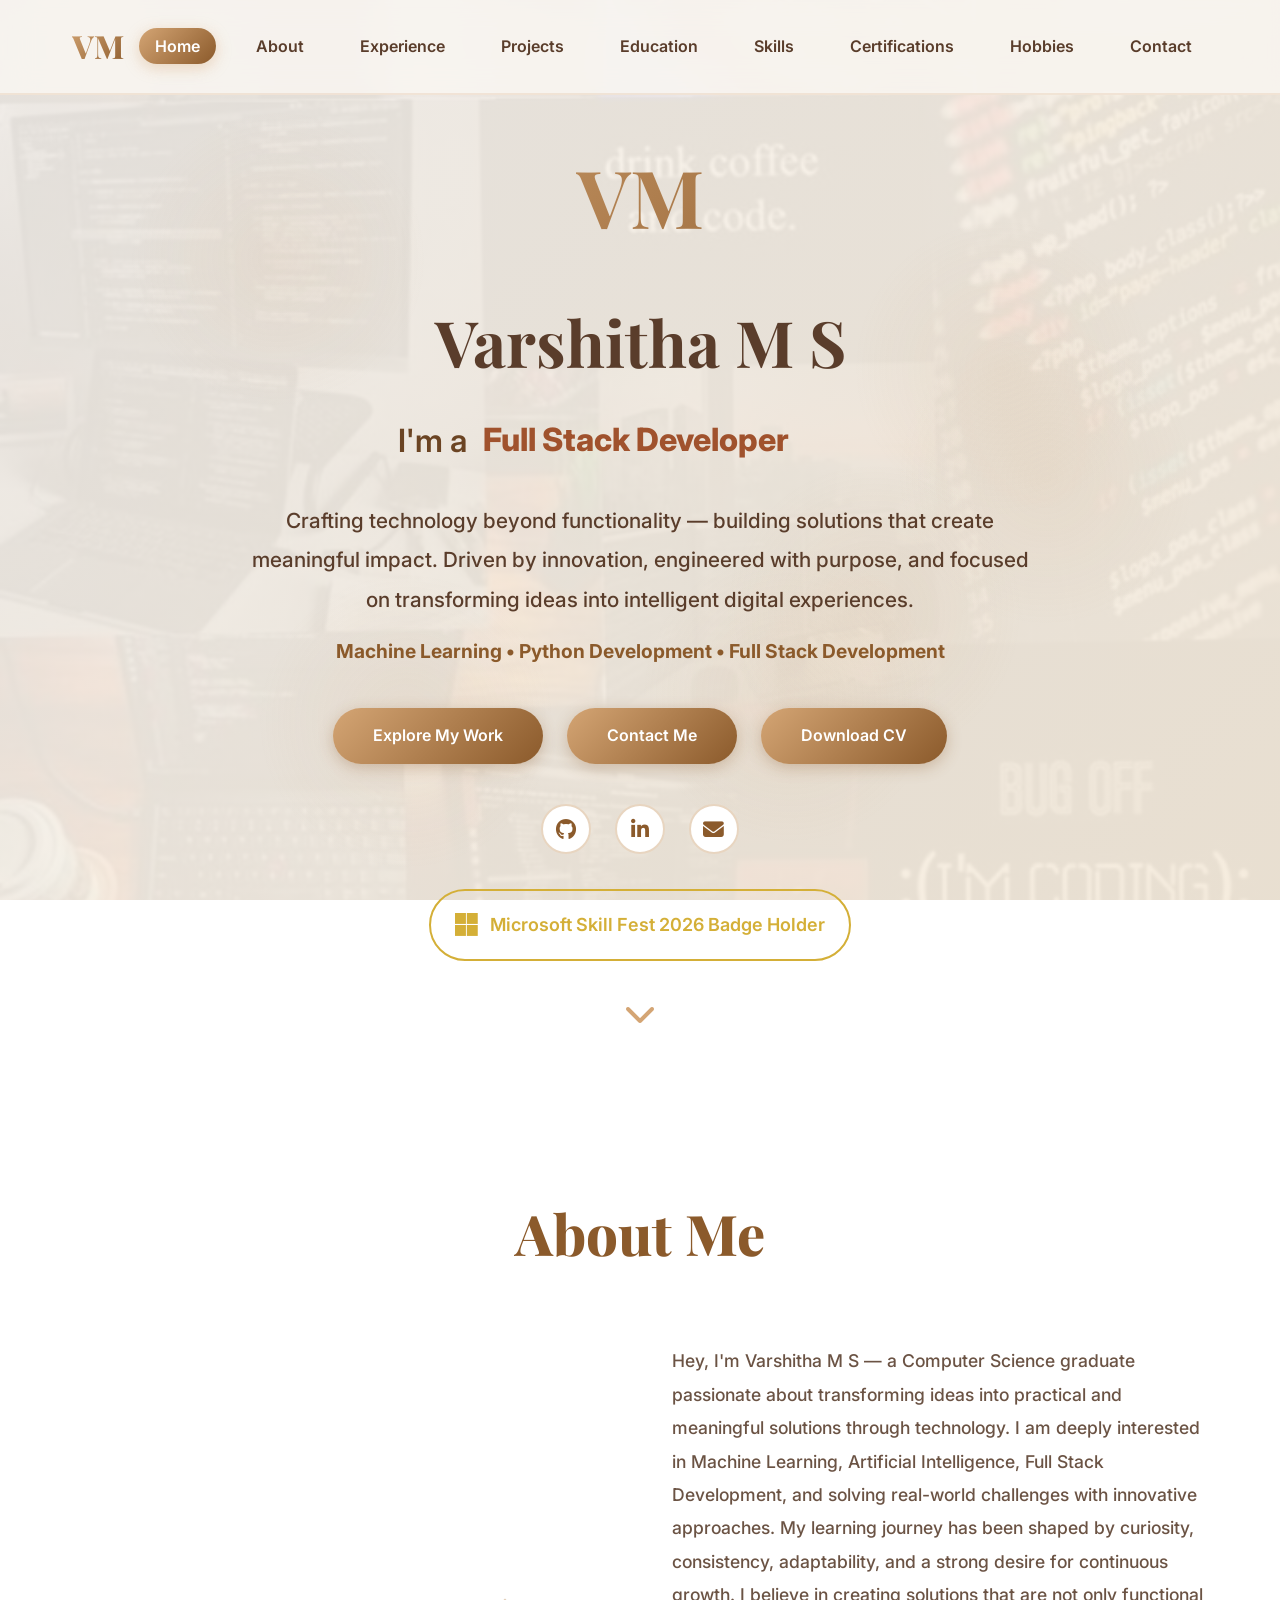
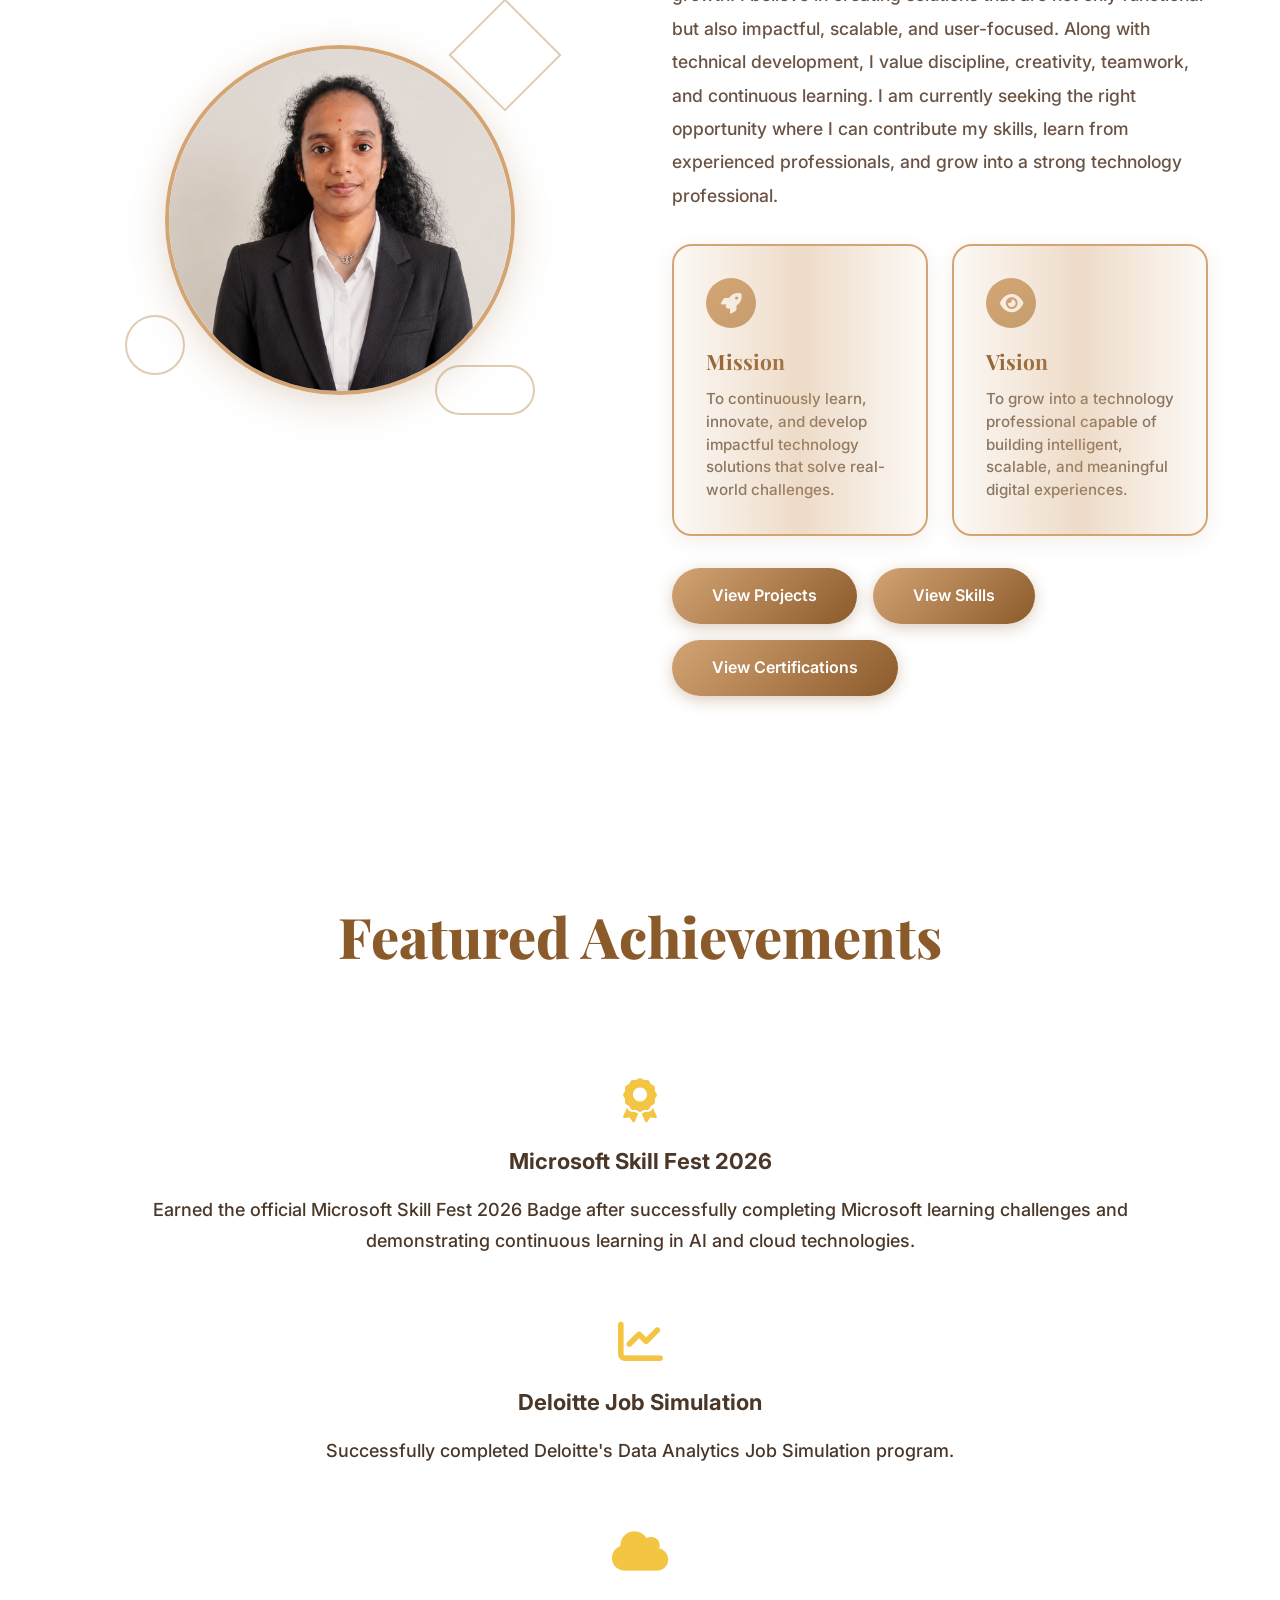
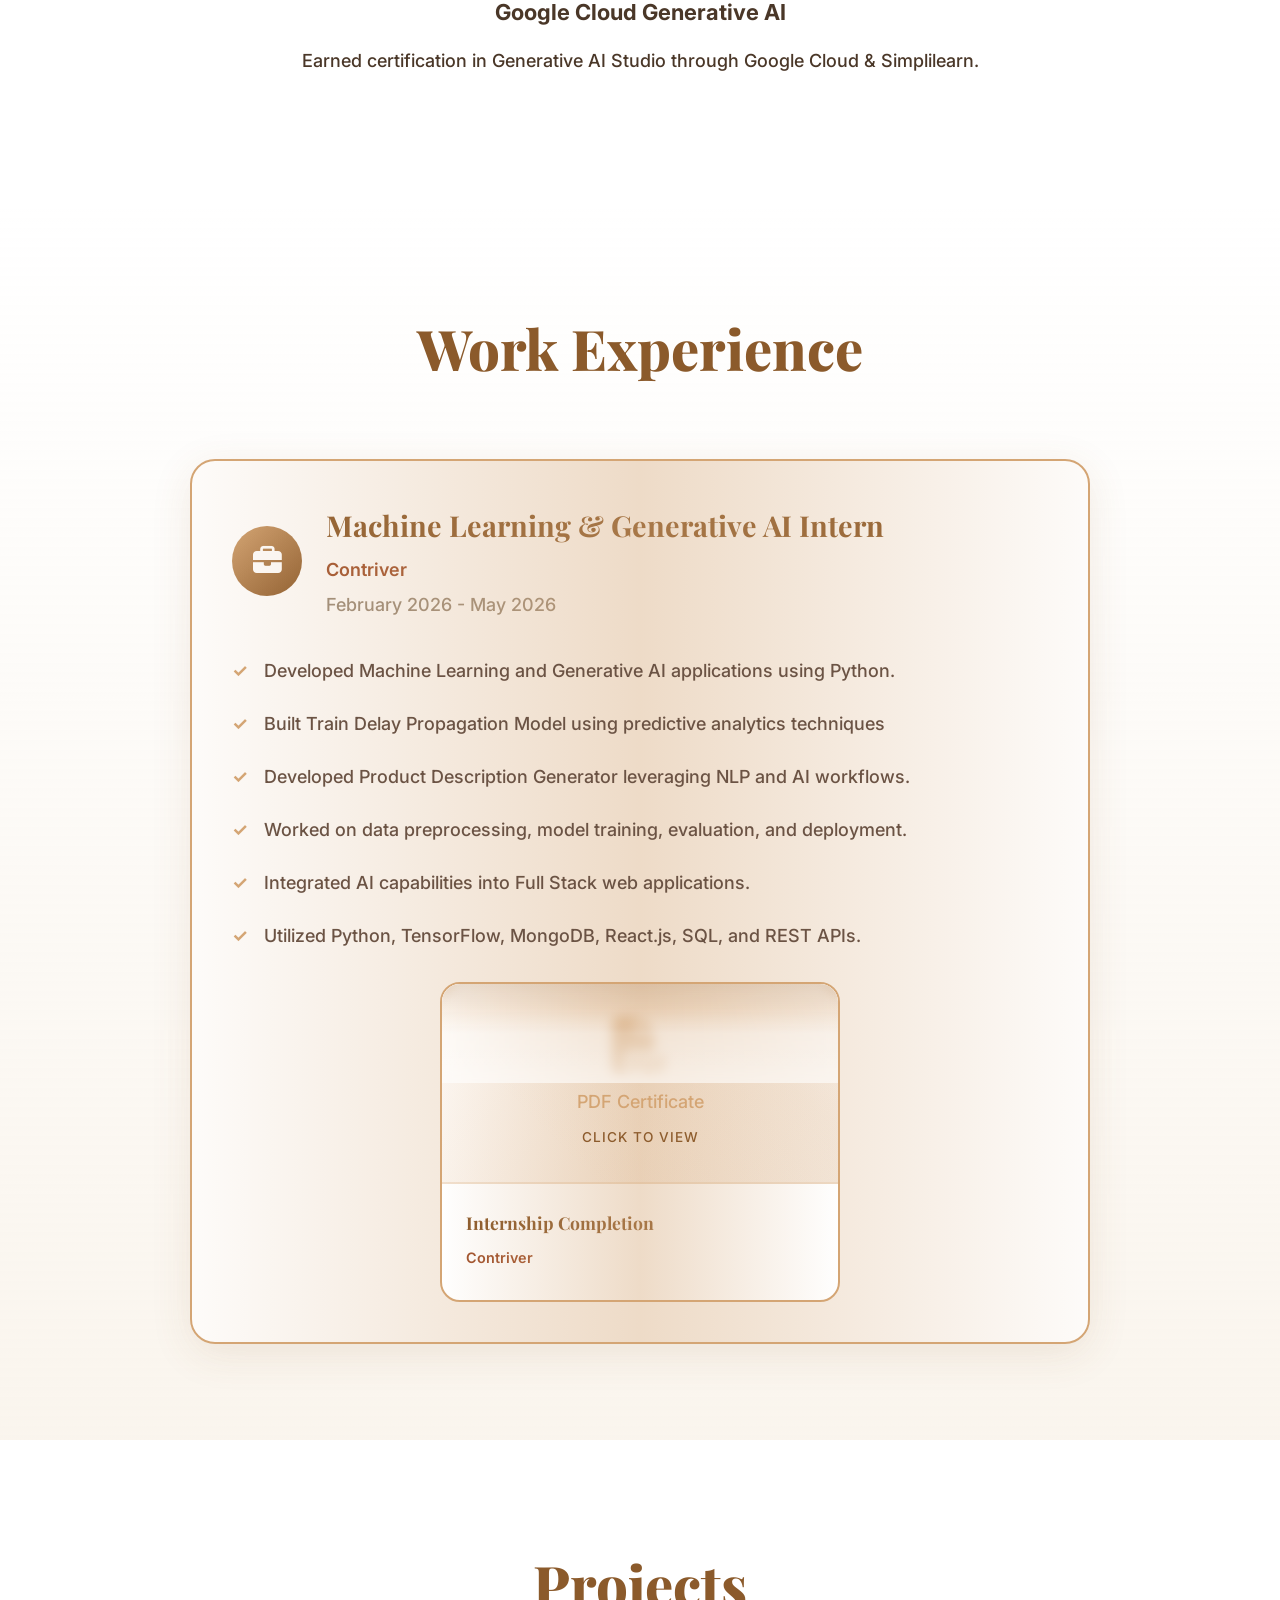
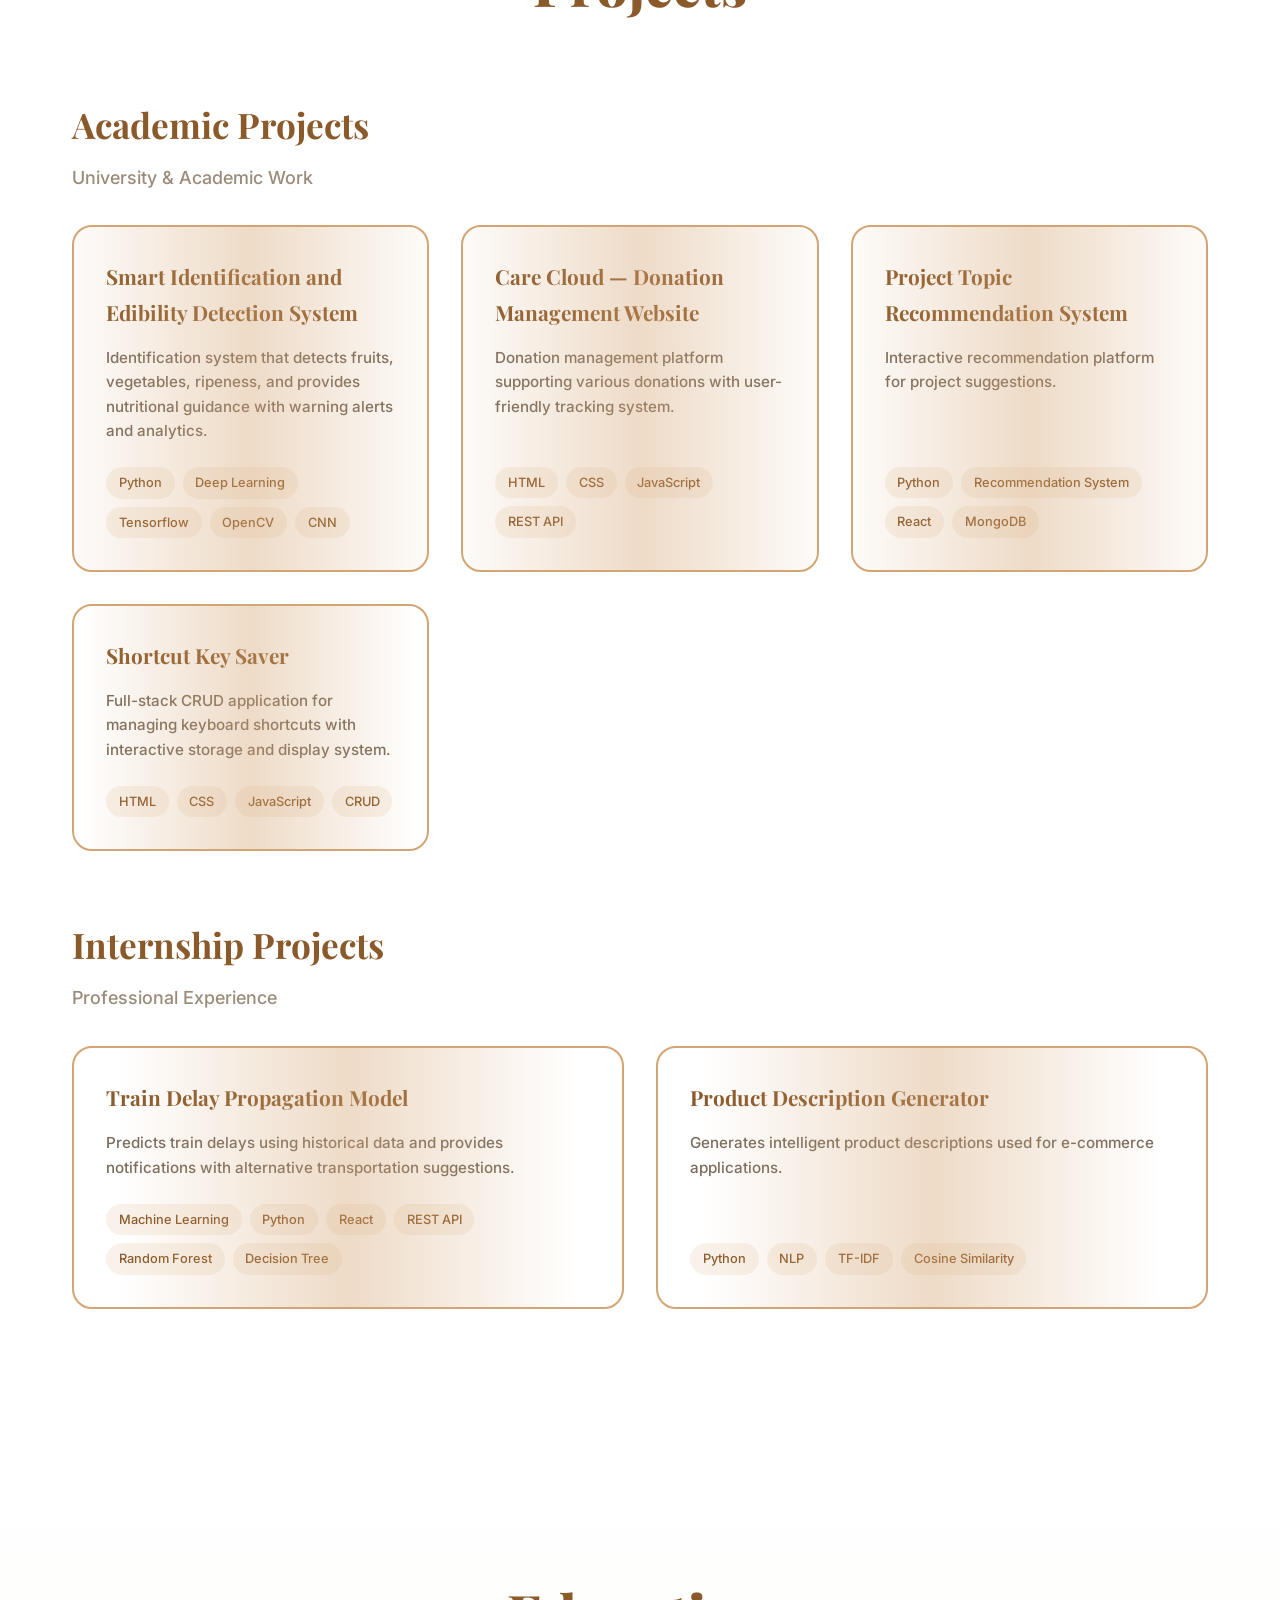
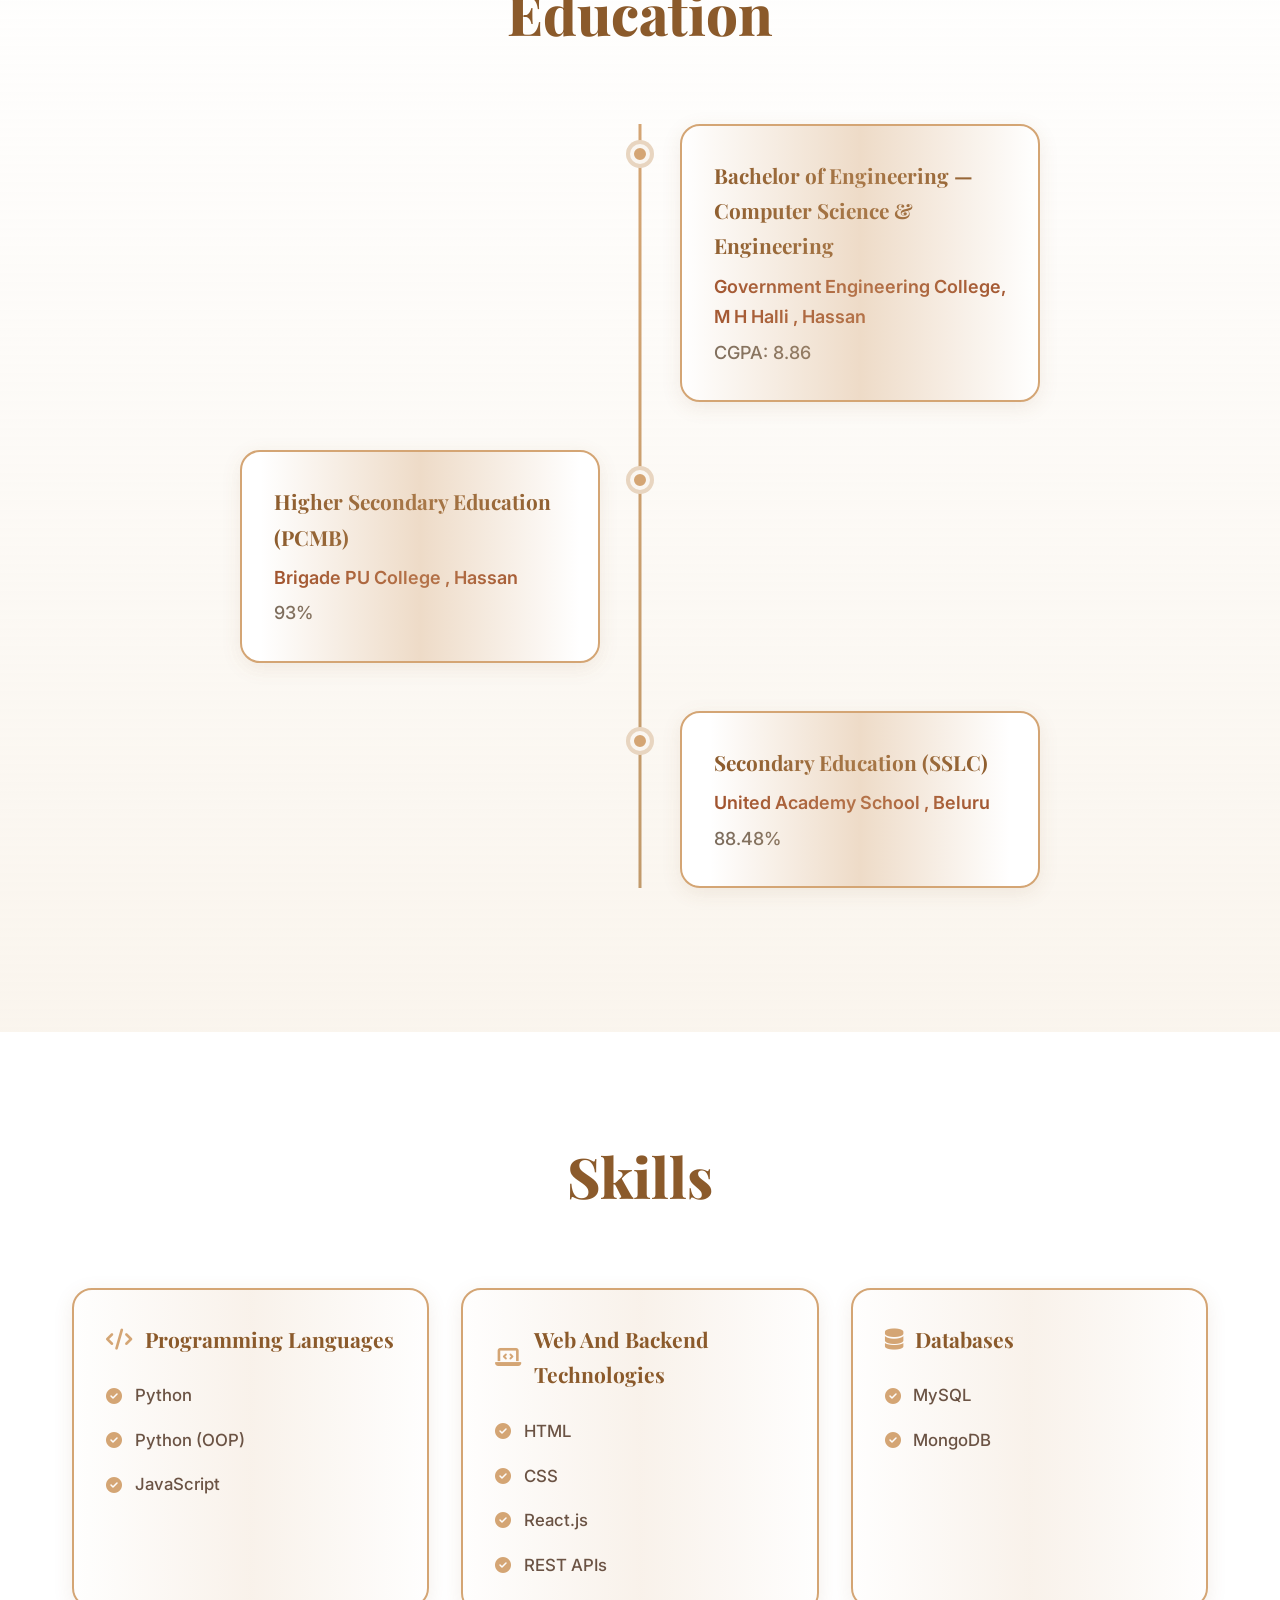
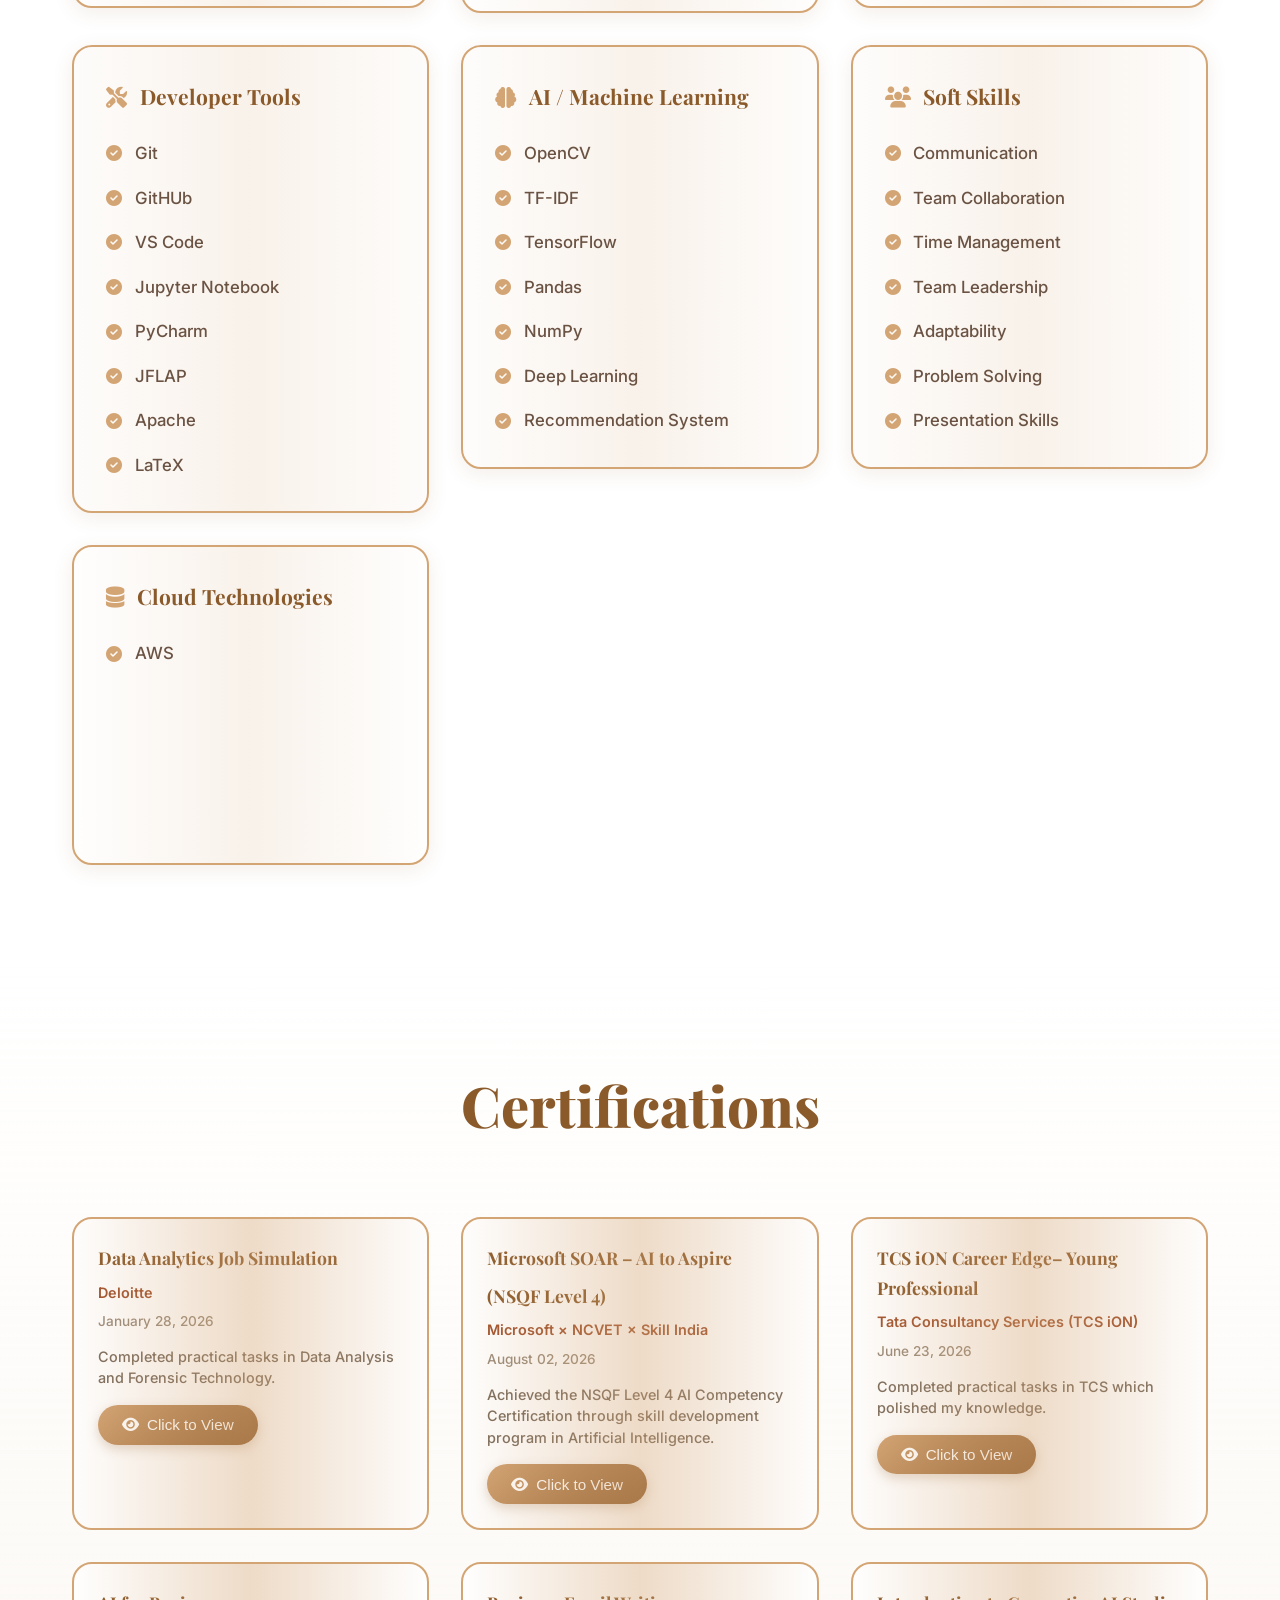
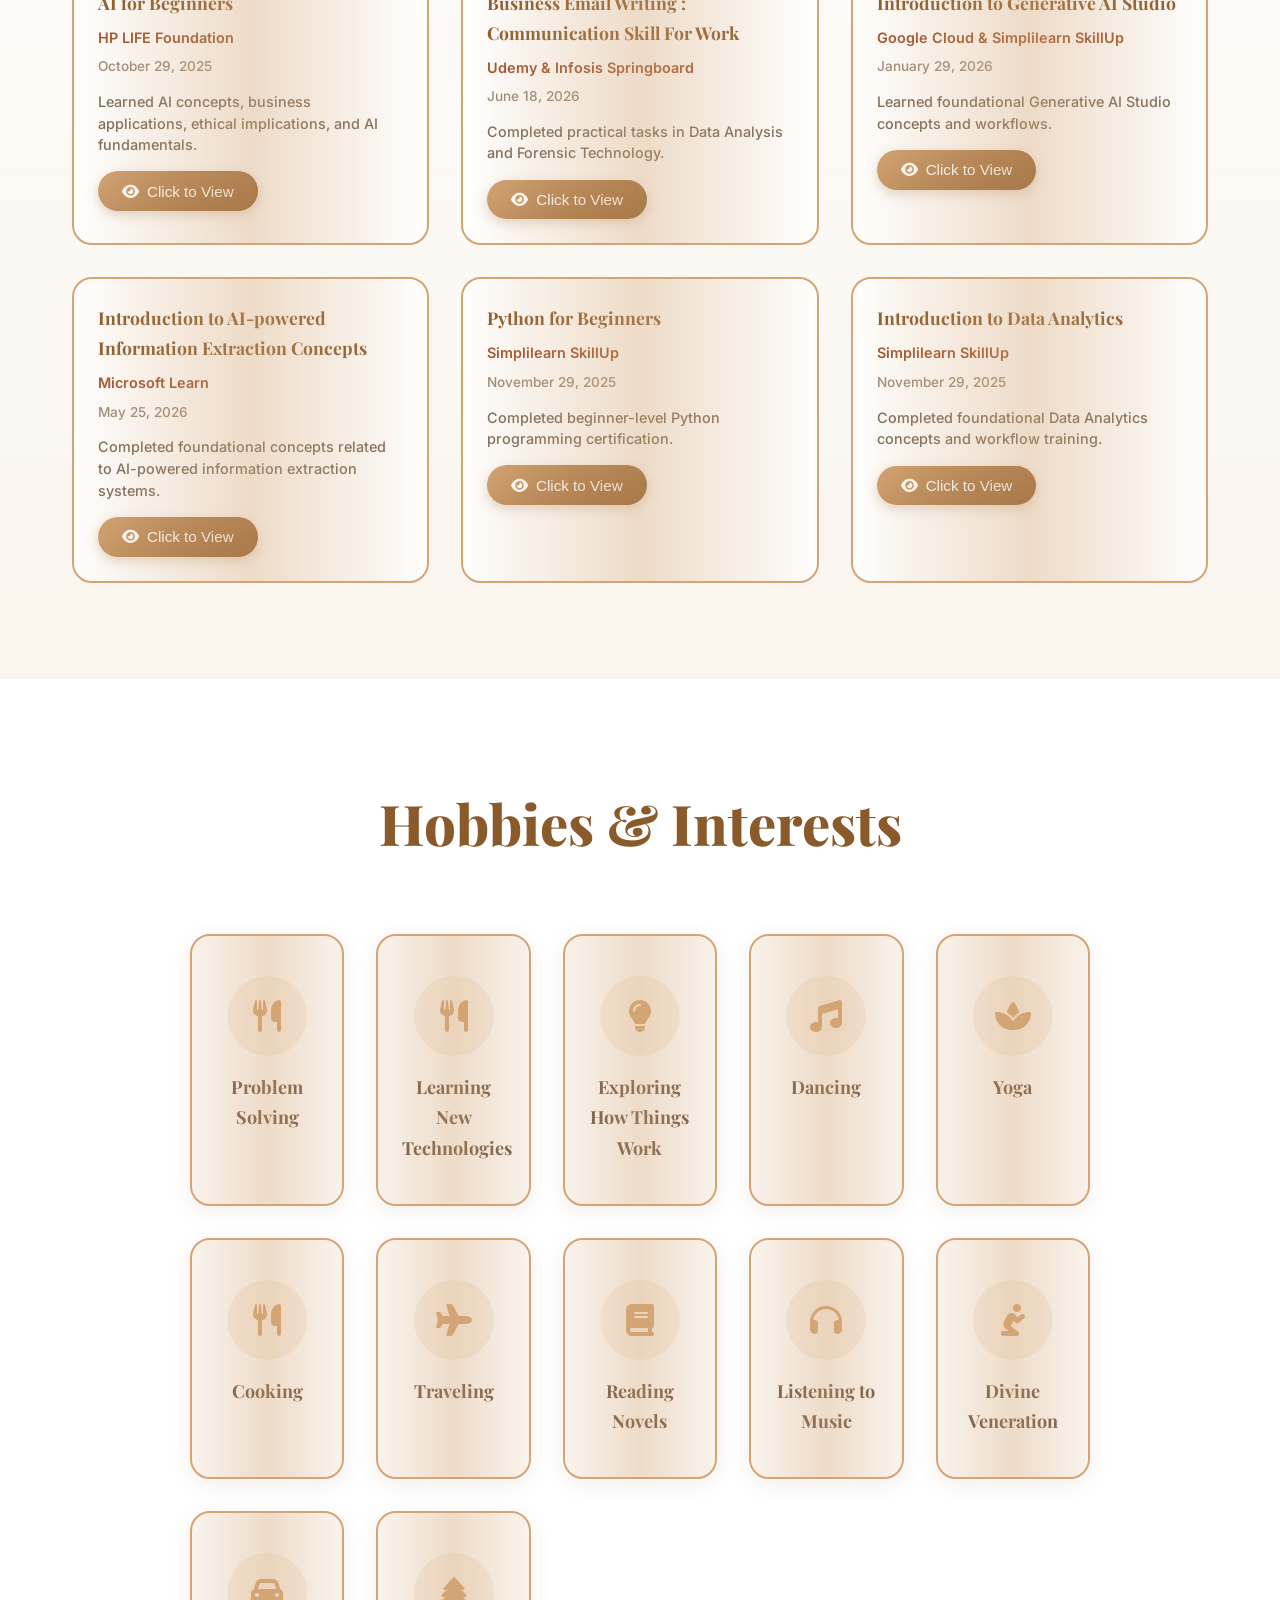
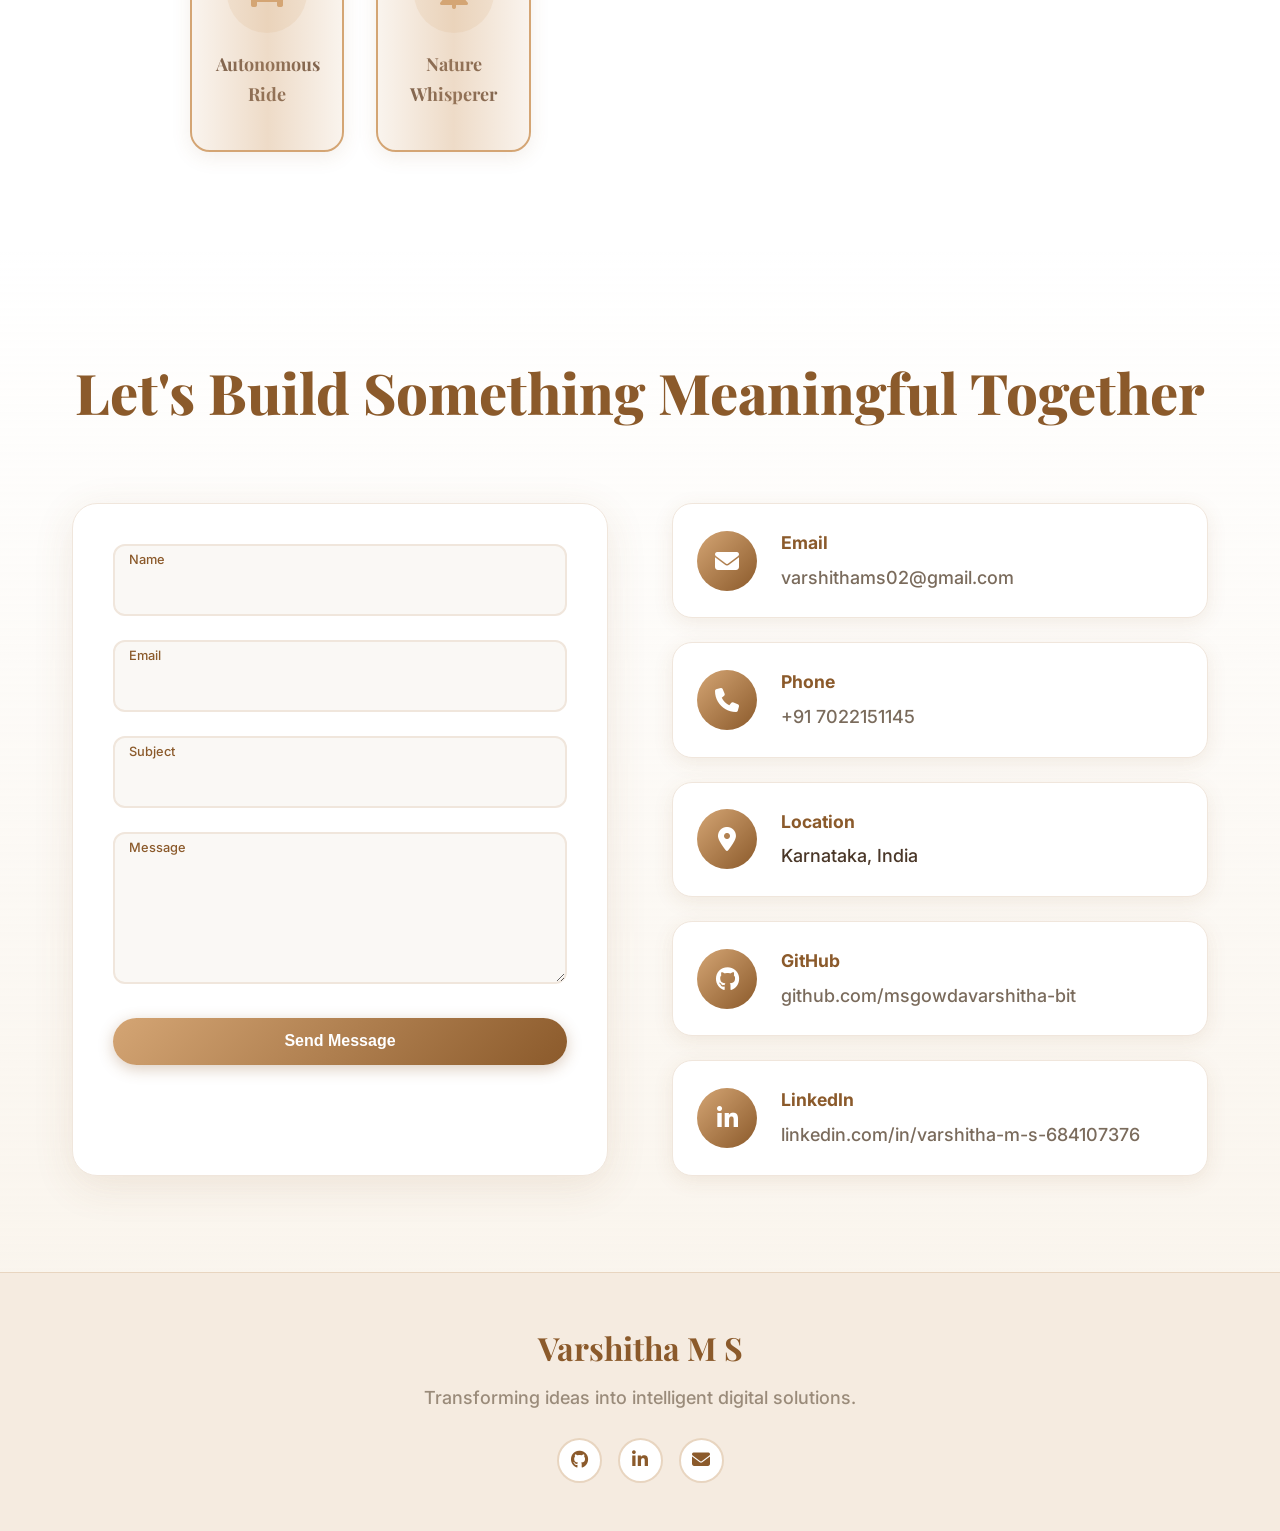
<file: index.html>
<!DOCTYPE html>
<html lang="en">
<head>
    <meta charset="UTF-8">
    <meta name="viewport" content="width=device-width, initial-scale=1.0">
    <title>Varshitha M S | Portfolio</title>
    <link rel="preconnect" href="https://fonts.googleapis.com">
    <link rel="preconnect" href="https://fonts.gstatic.com" crossorigin>
    <link href="https://fonts.googleapis.com/css2?family=Inter:wght@300;400;500;600;700;800&family=Playfair+Display:wght@400;500;600;700&display=swap" rel="stylesheet">
    <link rel="stylesheet" href="https://cdnjs.cloudflare.com/ajax/libs/font-awesome/6.4.0/css/all.min.css">
    <link rel="stylesheet" href="styles.css">
</head>
<body>
    <!-- Fixed Background Image -->
    <div class="fixed-background">
        <div class="dark-overlay"></div>
    </div>
    <nav id="navbar">
        <div class="nav-container">
            <div class="nav-logo">VM</div>
            <ul class="nav-links">
                <li><a href="#landing">Home</a></li>
                <li><a href="#about">About</a></li>
                <li><a href="#experience">Experience</a></li>
                <li><a href="#projects">Projects</a></li>
                <li><a href="#education">Education</a></li>
                <li><a href="#skills">Skills</a></li>
                <li><a href="#certifications">Certifications</a></li>
                <li><a href="#hobbies">Hobbies</a></li>
                <li><a href="#contact">Contact</a></li>
            </ul>
            <div class="mobile-menu-btn">
                <i class="fas fa-bars"></i>
            </div>
        </div>
    </nav>

    <section id="landing" class="section">
        <div class="landing-bg">
            <div class="particle" style="--i:1"></div>
            <div class="particle" style="--i:2"></div>
            <div class="particle" style="--i:3"></div>
            <div class="particle" style="--i:4"></div>
            <div class="particle" style="--i:5"></div>
            <div class="particle" style="--i:6"></div>
        </div>
        <div class="landing-content">
            <div class="logo-initial">VM</div>
            <h1 class="name">Varshitha M S</h1>
            <div class="designation">
                <span class="static-text">I'm a</span>
                <div class="rotating-text">
                    <span class="active">Tech Enthusiast</span>
                    <span>Full Stack Developer</span>
                    <span>Machine Learning Developer</span>
                    <span>Software Developer</span>
                    <span>Python Developer</span>
                    <span>Full Stack Developer</span>
                    <span>Problem Solving</span>
                </div>
            </div>
            <p class="intro-text">Crafting technology beyond functionality — building solutions that create meaningful impact. Driven by innovation, engineered with purpose, and focused on transforming ideas into intelligent digital experiences.</p>
            <p class="subtext">Machine Learning • Python Development • Full Stack Development</p>
            <div class="cta-buttons">
                <a href="#projects" class="btn primary">Explore My Work</a>
                <a href="#contact" class="btn secondary">Contact Me</a>
                <a href="VARSHITHA M S_RESUME.pdf" download class="btn primary">Download CV</a>
            </div>
            <div class="social-icons">
                <a href="https://github.com/msgowdavarshitha-bit" target="_blank"><i class="fab fa-github"></i></a>
                <a href="https://linkedin.com/in/varshitha-m-s-684107376" target="_blank"><i class="fab fa-linkedin-in"></i></a>
                <a href="mailto:varshithams02@gmail.com"><i class="fas fa-envelope"></i></a>
            </div>
            
            <div class="achievement-banner"
     onclick="openModal('Certificates/Microsoft skill fest 2026 badge.pdf')"
     style="cursor:pointer;">
    <span class="achievement-icon">
        <i class="fab fa-microsoft"></i>
    </span>

    <span>
        Microsoft Skill Fest 2026 Badge Holder
    </span>

</div>
        </div>
        <a href="#about" class="scroll-indicator">
            <i class="fas fa-chevron-down"></i>
        </a>
    </section>

    <section id="about" class="section">
        <div class="container">
            <h2 class="section-title">About Me</h2>
            <div class="about-content">
                <div class="about-left">
                    <div class="profile-image-container">
                        <div class="profile-glow"></div>
                        <div class="profile-image">
                            <img src="images\profile.png" alt="Varshitha M S">
                        </div>
                        <div class="geometric-shape shape-1"></div>
                        <div class="geometric-shape shape-2"></div>
                        <div class="geometric-shape shape-3"></div>
                    </div>
                </div>
                <div class="about-right">
                    <p class="about-text">Hey, I'm Varshitha M S — a Computer Science graduate passionate about transforming ideas into practical and meaningful solutions through technology. I am deeply interested in Machine Learning, Artificial Intelligence, Full Stack Development, and solving real-world challenges with innovative approaches. My learning journey has been shaped by curiosity, consistency, adaptability, and a strong desire for continuous growth. I believe in creating solutions that are not only functional but also impactful, scalable, and user-focused. Along with technical development, I value discipline, creativity, teamwork, and continuous learning. I am currently seeking the right opportunity where I can contribute my skills, learn from experienced professionals, and grow into a strong technology professional.</p>
                    <div class="mission-vision">
                        <div class="card mission">
                            <div class="card-icon"><i class="fas fa-rocket"></i></div>
                            <h3>Mission</h3>
                            <p>To continuously learn, innovate, and develop impactful technology solutions that solve real-world challenges.</p>
                        </div>
                        <div class="card vision">
                            <div class="card-icon"><i class="fas fa-eye"></i></div>
                            <h3>Vision</h3>
                            <p>To grow into a technology professional capable of building intelligent, scalable, and meaningful digital experiences.</p>
                        </div>
                    </div>
                    <div class="about-buttons">
                        <a href="#projects" class="btn primary">View Projects</a>
                        <a href="#skills" class="btn primary">View Skills</a>
                        <a href="#certifications" class="btn primary">View Certifications</a>
                    </div>
                </div>
            </div>
        </div>
    </section>


    <section id="featured-achievements" class="section">
    <div class="container">

        <h2 class="section-title">Featured Achievements</h2>

        <div class="featured-grid">

            <div class="featured-card">
                <i class="fas fa-award"></i>
                <h3>Microsoft Skill Fest 2026</h3>
                <p>
                    Earned the official Microsoft Skill Fest 2026 Badge after
                    successfully completing Microsoft learning challenges and
                    demonstrating continuous learning in AI and cloud technologies.
                </p>
            </div>

            </div>

            <div class="featured-card">
                <i class="fas fa-chart-line"></i>
                <h3>Deloitte Job Simulation</h3>
                <p>
                    Successfully completed Deloitte's Data Analytics Job
                    Simulation program.
                </p>
            </div>

            <div class="featured-card">
                <i class="fas fa-cloud"></i>
                <h3>Google Cloud Generative AI</h3>
                <p>
                    Earned certification in Generative AI Studio through
                    Google Cloud & Simplilearn.
                </p>
            </div>

        </div>

    </div>
</section>

    <section id="experience" class="section alt">
        <div class="container">
            <h2 class="section-title">Work Experience</h2>
            <div class="experience-card">
                <div class="experience-header">
                    <div class="experience-icon"><i class="fas fa-briefcase"></i></div>
                    <div class="experience-info">
                        <h3>Machine Learning & Generative AI Intern</h3>
                        <p class="company">Contriver</p>
                        <p class="duration">February 2026 - May 2026</p>
                    </div>
                </div>
                <ul class="experience-description">
                    <li>Developed Machine Learning and Generative AI applications using Python.</li>
                    <li>Built Train Delay Propagation Model using predictive analytics techniques</li>
                    <li>Developed Product Description Generator leveraging NLP and AI workflows.</li>
                    <li>Worked on data preprocessing, model training, evaluation, and deployment.</li>
                    <li>Integrated AI capabilities into Full Stack web applications.</li>
                    <li>Utilized Python, TensorFlow, MongoDB, React.js, SQL, and REST APIs.</li>
                </ul>
                <div class="cert-card" onclick="openModal('Internship completion certificate_Contriver.pdf')" style="margin-top: 20px; max-width: 400px; margin-left: auto; margin-right: auto;">
                    <div class="cert-preview">
                        <div class="cert-placeholder">
                            <i class="fas fa-file-pdf"></i>
                            <p>PDF Certificate</p>
                            <p class="cert-action">Click to View</p>
                        </div>
                    </div>
                    <div class="cert-info">
                        <h4>Internship Completion</h4>
                        <p class="cert-provider">Contriver</p>
                    </div>
                </div>
            </div>
        </div>
    </section>

    <section id="projects" class="section">
        <div class="container">
            <h2 class="section-title">Projects</h2>
            
            <div class="project-category">
                <h3 class="category-title">Academic Projects</h3>
                <p class="category-subtitle">University & Academic Work</p>
                <div class="projects-grid">
                    <a href="https://github.com/msgowdavarshitha-bit/Edibility-and-identification-system" target="_blank" class="project-card">
                        <div class="project-card-inner">
                            <div class="project-header">
                                <h4>Smart Identification and Edibility Detection System</h4>
                                <i class="fas fa-arrow-up-right project-arrow"></i>
                            </div>
                            <p class="project-description">Identification system that detects fruits, vegetables, ripeness, and provides nutritional guidance with warning alerts and analytics.</p>
                            <div class="tech-stack">
                                <span class="tech-tag">Python</span>
                                <span class="tech-tag">Deep Learning</span>
                                <span class="tech-tag">Tensorflow</span>
                                <span class="tech-tag">OpenCV</span>
                                <span class="tech-tag">CNN</span>
                            </div>
                        </div>
                    </a>
                    <a href="https://github.com/msgowdavarshitha-bit/Care-Cloud---Digital-Donation" target="_blank" class="project-card">
                        <div class="project-card-inner">
                            <div class="project-header">
                                <h4>Care Cloud — Donation Management Website</h4>
                                <i class="fas fa-arrow-up-right project-arrow"></i>
                            </div>
                            <p class="project-description">Donation management platform supporting various donations with user-friendly tracking system.</p>
                            <div class="tech-stack">
                                <span class="tech-tag">HTML</span>
                                <span class="tech-tag">CSS</span>
                                <span class="tech-tag">JavaScript</span>
                                <span class="tech-tag">REST API</span>
                            </div>
                        </div>
                    </a>
                    <a href="https://github.com/msgowdavarshitha-bit/Project-recomendation-system" target="_blank" class="project-card">
                        <div class="project-card-inner">
                            <div class="project-header">
                                <h4>Project Topic Recommendation System</h4>
                                <i class="fas fa-arrow-up-right project-arrow"></i>
                            </div>
                            <p class="project-description">Interactive recommendation platform for project suggestions.</p>
                            <div class="tech-stack">
                                <span class="tech-tag">Python</span>
                                <span class="tech-tag">Recommendation System</span>
                                <span class="tech-tag">React</span>
                                <span class="tech-tag">MongoDB</span>
                            </div>
                        </div>
                    </a>
                    <a href="https://github.com/msgowdavarshitha-bit/Shortcuts" target="_blank" class="project-card">
                        <div class="project-card-inner">
                            <div class="project-header">
                                <h4>Shortcut Key Saver</h4>
                                <i class="fas fa-arrow-up-right project-arrow"></i>
                            </div>
                            <p class="project-description">Full-stack CRUD application for managing keyboard shortcuts with interactive storage and display system.</p>
                            <div class="tech-stack">
                                <span class="tech-tag">HTML</span>
                                <span class="tech-tag">CSS</span>
                                <span class="tech-tag">JavaScript</span>
                                <span class="tech-tag">CRUD</span>
                            </div>
                        </div>
                    </a>
                </div>
            </div>

            <div class="project-category">
                <h3 class="category-title">Internship Projects</h3>
                <p class="category-subtitle">Professional Experience</p>
                <div class="projects-grid">
                    <a href="https://github.com/msgowdavarshitha-bit/Train_delay_propagation_model" target="_blank" class="project-card">
                        <div class="project-card-inner">
                            <div class="project-header">
                                <h4>Train Delay Propagation Model</h4>
                                <i class="fas fa-arrow-up-right project-arrow"></i>
                            </div>
                            <p class="project-description">Predicts train delays using historical data and provides notifications with alternative transportation suggestions.</p>
                            <div class="tech-stack">
                                <span class="tech-tag">Machine Learning</span>
                                <span class="tech-tag">Python</span>
                                <span class="tech-tag">React</span>
                                <span class="tech-tag">REST API</span>
                                <span class="tech-tag">Random Forest</span>
                                <span class="tech-tag">Decision Tree</span>
                            </div>
                        </div>
                    </a>
                    <a href="https://github.com/msgowdavarshitha-bit/Product-description-generator" target="_blank" class="project-card">
                        <div class="project-card-inner">
                            <div class="project-header">
                                <h4>Product Description Generator</h4>
                                <i class="fas fa-arrow-up-right project-arrow"></i>
                            </div>
                            <p class="project-description">Generates intelligent product descriptions used for e-commerce applications.</p>
                            <div class="tech-stack">
                                <span class="tech-tag">Python</span>
                                <span class="tech-tag">NLP</span>
                                <span class="tech-tag">TF-IDF</span>
                                <span class="tech-tag">Cosine Similarity</span>
                            </div>
                        </div>
                    </a>
                </div>
            </div>
        </div>
    </section>

    <section id="education" class="section alt">
        <div class="container">
            <h2 class="section-title">Education</h2>
            <div class="timeline">
                <div class="timeline-item">
                    <div class="timeline-dot"></div>
                    <div class="timeline-card">
                        <h3>Bachelor of Engineering — Computer Science & Engineering</h3>
                        <p class="institution">Government Engineering College, M H Halli , Hassan </p>
                        <p class="grade">CGPA: 8.86</p>
                    </div>
                </div>
                <div class="timeline-item">
                    <div class="timeline-dot"></div>
                    <div class="timeline-card">
                        <h3>Higher Secondary Education (PCMB)</h3>
                        <p class="institution">Brigade PU College , Hassan </p>
                        <p class="grade">93%</p>
                    </div>
                </div>
                <div class="timeline-item">
                    <div class="timeline-dot"></div>
                    <div class="timeline-card">
                        <h3>Secondary Education (SSLC)</h3>
                        <p class="institution">United Academy School , Beluru </p>
                        <p class="grade">88.48%</p>
                    </div>
                </div>
            </div>
        </div>
    </section>

    <section id="skills" class="section">
    <div class="container">
        <h2 class="section-title">Skills</h2>

        <div class="skills-grid">

            <!-- Programming Languages -->
            <div class="skill-category">
                <h3><i class="fas fa-code"></i> Programming Languages</h3>

                <div class="skill-list">
                    <div class="skill-item">
                        <i class="fas fa-check-circle"></i>
                        <span>Python</span>
                    </div>


                    <div class="skill-item">
                        <i class="fas fa-check-circle"></i>
                        <span>Python (OOP) </span>
                    </div>

                    <div class="skill-item">
                        <i class="fas fa-check-circle"></i>
                        <span>JavaScript</span>
                    </div>
                </div>
            </div>


            <!-- Web Development -->
            <div class="skill-category">
                <h3><i class="fas fa-laptop-code"></i> Web And Backend Technologies</h3>

                <div class="skill-list">
                    <div class="skill-item">
                        <i class="fas fa-check-circle"></i>
                        <span>HTML</span>
                    </div>

                    <div class="skill-item">
                        <i class="fas fa-check-circle"></i>
                        <span>CSS</span>
                    </div>

                
                    <div class="skill-item">
                        <i class="fas fa-check-circle"></i>
                        <span>React.js</span>
                    </div>

                    <div class="skill-item">
                        <i class="fas fa-check-circle"></i>
                        <span>REST APIs</span>
                    </div>
                </div>
            </div>

            
             <!-- Databases -->
            <div class="skill-category">
                <h3><i class="fas fa-database"></i> Databases</h3>

                <div class="skill-list">
                    <div class="skill-item">
                        <i class="fas fa-check-circle"></i>
                        <span>MySQL</span>
                    </div>

                    <div class="skill-item">
                        <i class="fas fa-check-circle"></i>
                        <span>MongoDB</span>
                    </div>
                </div>
            </div>


             <!-- Tools -->
            <div class="skill-category">
                <h3><i class="fas fa-tools"></i> Developer Tools</h3>

                <div class="skill-list">
                    <div class="skill-item">
                        <i class="fas fa-check-circle"></i>
                        <span>Git</span>
                    </div>

                      <div class="skill-item">
                        <i class="fas fa-check-circle"></i>
                        <span>GitHUb</span>
                    </div>


                    <div class="skill-item">
                        <i class="fas fa-check-circle"></i>
                        <span>VS Code</span>
                    </div>

                    <div class="skill-item">
                        <i class="fas fa-check-circle"></i>
                        <span>Jupyter Notebook</span>
                    </div>

                    <div class="skill-item">
                        <i class="fas fa-check-circle"></i>
                        <span>PyCharm</span>
                    </div>

                      <div class="skill-item">
                        <i class="fas fa-check-circle"></i>
                        <span>JFLAP</span>
                    </div>

                      <div class="skill-item">
                        <i class="fas fa-check-circle"></i>
                        <span>Apache</span>
                    </div>



                    <div class="skill-item">
                        <i class="fas fa-check-circle"></i>
                        <span>LaTeX</span>
                    </div>
                </div>
            </div>


            <!-- AI / ML -->
            <div class="skill-category">
                <h3><i class="fas fa-brain"></i> AI / Machine Learning</h3>

                <div class="skill-list">
                    <div class="skill-item">
                        <i class="fas fa-check-circle"></i>
                        <span>OpenCV</span>
                    </div>

                    <div class="skill-item">
                        <i class="fas fa-check-circle"></i>
                        <span>TF-IDF</span>
                    </div>

                    <div class="skill-item">
                        <i class="fas fa-check-circle"></i>
                        <span>TensorFlow</span>
                    </div>

                    <div class="skill-item">
                        <i class="fas fa-check-circle"></i>
                        <span>Pandas</span>
                    </div>

                    <div class="skill-item">
                        <i class="fas fa-check-circle"></i>
                        <span>NumPy</span>
                    </div>

                    <div class="skill-item">
                        <i class="fas fa-check-circle"></i>
                        <span>Deep Learning</span>
                    </div>

                    <div class="skill-item">
                        <i class="fas fa-check-circle"></i>
                        <span>Recommendation System</span>
                    </div>
                </div>
            </div>

            
            
           

            <!-- Soft Skills -->
    <div class="skill-category">
        <h3><i class="fas fa-users"></i> Soft Skills</h3>

        <div class="skill-list">
            <div class="skill-item">
                <i class="fas fa-check-circle"></i>
                <span>Communication</span>
            </div>

            <div class="skill-item">
                <i class="fas fa-check-circle"></i>
                <span>Team Collaboration</span>
            </div>

            <div class="skill-item">
                <i class="fas fa-check-circle"></i>
                <span>Time Management</span>
            </div>

            <div class="skill-item">
                <i class="fas fa-check-circle"></i>
                <span>Team Leadership</span>
            </div>

            <div class="skill-item">
                <i class="fas fa-check-circle"></i>
                <span>Adaptability</span>
            </div>

            <div class="skill-item">
                <i class="fas fa-check-circle"></i>
                <span>Problem Solving</span>
            </div>
             <div class="skill-item">
                <i class="fas fa-check-circle"></i>
                <span>Presentation Skills</span>
            </div>
        </div>
    </div>
                        

                <!--  Cloud Technologies-->
                <div class="skill-category">
                    <h3><i class="fas fa-database"></i>Cloud Technologies</h3>

                    <div class="skill-list">
                        <div class="skill-item">
                            <i class="fas fa-check-circle"></i>
                            <span>AWS</span>
                        </div>
                    </div>
                </div>

            </div>
        </div>
    </section>

    <section id="certifications" class="section alt">
        <div class="container">
            <h2 class="section-title">Certifications</h2>
            <div class="certifications-grid">
                <div class="cert-card" onclick="openModal('Deloitte certificate_Data_analytics_Job_simulation.pdf')">

                    <div class="cert-info">
                        <h4>Data Analytics Job Simulation</h4>
                        <p class="cert-provider">Deloitte</p>
                        <p class="cert-date">January 28, 2026</p>
                        <p class="cert-desc">Completed practical tasks in Data Analysis and Forensic Technology.</p>
                        <button class="cert-view-btn" onclick="event.stopPropagation(); openModal('Deloitte certificate_Data_analytics_Job_simulation.pdf');">
                            <i class="fas fa-eye" style="margin-right: 8px;"></i>Click to View
                        </button>
                    </div>
                </div>


                


                <div class="cert-card" onclick="openModal('Microsoft SOAR AI to aspire- Skill India.pdf')">

                     <div class="cert-info">
                        <h4> Microsoft SOAR – AI to Aspire</h4>
                        <h4>(NSQF Level 4)</h4>
                        <p class="cert-provider">Microsoft × NCVET × Skill India</p>
                        <p class="cert-date">August 02, 2026</p>
                        <p class="cert-desc"> Achieved the NSQF Level 4 AI Competency Certification through skill development program in Artificial Intelligence.</p>
                        <button class="cert-view-btn" onclick="event.stopPropagation(); openModal('Microsoft SOAR AI to aspire- Skill India.pdf');">
                            <i class="fas fa-eye" style="margin-right: 8px;"></i>Click to View
                        </button>
                    </div>
                </div>

                <div class="cert-card" onclick="openModal('Varshitha_S_5548441.pdf')">

                     <div class="cert-info">
                        <h4> TCS iON Career Edge– Young Professional</h4>
                        <p class="cert-provider">Tata Consultancy Services (TCS iON)</p>
                        <p class="cert-date">June 23, 2026</p>
                        <p class="cert-desc">Completed practical tasks in TCS which polished my knowledge.</p>
                        <button class="cert-view-btn" onclick="event.stopPropagation(); openModal('Varshitha_S_5548441.pdf');">
                            <i class="fas fa-eye" style="margin-right: 8px;"></i>Click to View
                        </button>
                    </div>
                </div>



                <div class="cert-card" onclick="openModal('HP_AI_for_beginers.pdf')">

                    <div class="cert-info">
                        <h4>AI for Beginners</h4>
                        <p class="cert-provider">HP LIFE Foundation</p>
                        <p class="cert-date">October 29, 2025</p>
                        <p class="cert-desc">Learned AI concepts, business applications, ethical implications, and AI fundamentals.</p>
                        <button class="cert-view-btn" onclick="event.stopPropagation(); openModal('HP_AI_for_beginers.pdf');">
                            <i class="fas fa-eye" style="margin-right: 8px;"></i>Click to View
                        </button>
                    </div>
                </div>




                <div class="cert-card" onclick="openModal('infosis communication certificate.pdff')">

                     <div class="cert-info">
                        <h4> Business Email Writing : Communication Skill For Work</h4>
                        <p class="cert-provider">Udemy & Infosis Springboard</p>
                        <p class="cert-date">June 18, 2026</p>
                        <p class="cert-desc">Completed practical tasks in Data Analysis and Forensic Technology.</p>
                        <button class="cert-view-btn" onclick="event.stopPropagation(); openModal('infosis communication certificate.pdf');">
                            <i class="fas fa-eye" style="margin-right: 8px;"></i>Click to View
                        </button>
                    </div>
                </div>



                <div class="cert-card" onclick="openModal('Simplilearn Certificate_GenerativeAI.pdf')">

                     <div class="cert-info">
                        <h4>Introduction to Generative AI Studio</h4>
                        <p class="cert-provider">Google Cloud & Simplilearn SkillUp</p>
                        <p class="cert-date">January 29, 2026</p>
                        <p class="cert-desc">Learned foundational Generative AI Studio concepts and workflows.</p>
                        <button class="cert-view-btn" onclick="event.stopPropagation(); openModal('Simplilearn Certificate_GenerativeAI.pdf');">
                            <i class="fas fa-eye" style="margin-right: 8px;"></i>Click to View
                        </button>
                    </div>
                </div>



                <div class="cert-card" onclick="openModal('Achievements - varshithams-7842 Microsoft Learn.pdf')">


                    <div class="cert-info">
                        <h4>Introduction to AI-powered Information Extraction Concepts</h4>
                        <p class="cert-provider">Microsoft Learn</p>
                        <p class="cert-date">May 25, 2026</p>
                        <p class="cert-desc">Completed foundational concepts related to AI-powered information extraction systems.</p>
                        <button class="cert-view-btn" onclick="event.stopPropagation(); openModal('Achievements - varshithams-7842 Microsoft Learn.pdf');">
                            <i class="fas fa-eye" style="margin-right: 8px;"></i>Click to View
                        </button>
                    </div>
                </div>




                <div class="cert-card" onclick="openModal('Simplilearn Certificate_python_for _beginers.pdf')">

                    <div class="cert-info">
                        <h4>Python for Beginners</h4>
                        <p class="cert-provider">Simplilearn SkillUp</p>
                        <p class="cert-date">November 29, 2025</p>
                        <p class="cert-desc">Completed beginner-level Python programming certification.</p>
                        <button class="cert-view-btn" onclick="event.stopPropagation(); openModal('Simplilearn Certificate_python_for _beginers.pdf');">
                            <i class="fas fa-eye" style="margin-right: 8px;"></i>Click to View
                        </button>
                    </div>
                </div>



                <div class="cert-card" onclick="openModal('Simplilearn Certificate_Data_analytics.pdf')">

                   

                    <div class="cert-info">
                        <h4>Introduction to Data Analytics</h4>
                        <p class="cert-provider">Simplilearn SkillUp</p>
                        <p class="cert-date">November 29, 2025</p>
                        <p class="cert-desc">Completed foundational Data Analytics concepts and workflow training.</p>
                        <button class="cert-view-btn" onclick="event.stopPropagation(); openModal('Simplilearn Certificate_Data_analytics.pdf');">
                            <i class="fas fa-eye" style="margin-right: 8px;"></i>Click to View
                        </button>
                    </div>
                </div>
            </div>
        </div>
    </section>

    <section id="hobbies" class="section">
        <div class="container">
            <h2 class="section-title">Hobbies & Interests</h2>
            <div class="hobbies-grid">
                
                <div class="hobby-card">
                    <div class="hobby-icon"><i class="fas fa-utensils"></i></div>
                    <h4>Problem Solving</h4>
                </div>

                <div class="hobby-card">
                    <div class="hobby-icon"><i class="fas fa-utensils"></i></div>
                    <h4>Learning New Technologies</h4>
                </div>
                <div class="hobby-card">
                    <div class="hobby-icon"><i class="fas fa-lightbulb"></i></div>
                    <h4>Exploring How Things Work</h4>
                </div>


                <div class="hobby-card">
                    <div class="hobby-icon"><i class="fas fa-music"></i></div>
                    <h4>Dancing</h4>
                </div>
                <div class="hobby-card">
                    <div class="hobby-icon"><i class="fas fa-spa"></i></div>
                    <h4>Yoga</h4>
                </div>
                
                <div class="hobby-card">
                    <div class="hobby-icon"><i class="fas fa-utensils"></i></div>
                    <h4>Cooking</h4>
                </div>
                <div class="hobby-card">
                    <div class="hobby-icon"><i class="fas fa-plane"></i></div>
                    <h4>Traveling</h4>
                </div>
                <div class="hobby-card">
                    <div class="hobby-icon"><i class="fas fa-book"></i></div>
                    <h4>Reading Novels</h4>
                </div>
                <div class="hobby-card">
                    <div class="hobby-icon"><i class="fas fa-headphones"></i></div>
                    <h4>Listening to Music</h4>
                </div>
                
                <div class="hobby-card">
                    <div class="hobby-icon"><i class="fas fa-pray"></i></div>
                    <h4>Divine Veneration</h4>
                </div>
                <div class="hobby-card">
                    <div class="hobby-icon"><i class="fas fa-car"></i></div>
                    <h4>Autonomous Ride</h4>
                </div>
                <div class="hobby-card">
                    <div class="hobby-icon"><i class="fas fa-tree"></i></div>
                    <h4>Nature Whisperer</h4>
                </div>
            </div>
        </div>
    </section>

    <section id="contact" class="section alt">
        <div class="container">
            <h2 class="section-title">Let's Build Something Meaningful Together</h2>
            <div class="contact-content">
                <div class="contact-form-container">
                    <form class="contact-form" onsubmit="handleContactForm(event)">
                        <div class="form-group">
                            <input type="text" id="name" name="name" required>
                            <label for="name">Name</label>
                        </div>
                        <div class="form-group">
                            <input type="email" id="email" name="email" required>
                            <label for="email">Email</label>
                        </div>
                        <div class="form-group">
                            <input type="text" id="subject" name="subject" required>
                            <label for="subject">Subject</label>
                        </div>
                        <div class="form-group">
                            <textarea id="message" name="message" rows="5" required></textarea>
                            <label for="message">Message</label>
                        </div>
                        <button type="submit" class="btn primary">Send Message</button>
                    </form>
                </div>
                <div class="contact-info">
                    <div class="contact-item">
                        <div class="contact-icon"><i class="fas fa-envelope"></i></div>
                        <div>
                            <h4>Email</h4>
                            <p><a href="mailto:varshithams02@gmail.com">varshithams02@gmail.com</a></p>
                        </div>
                    </div>
                    <div class="contact-item">
                        <div class="contact-icon"><i class="fas fa-phone"></i></div>
                        <div>
                            <h4>Phone</h4>
                            <p><a href="tel:+917022151145">+91 7022151145</a></p>
                        </div>
                    </div>
                    <div class="contact-item">
                        <div class="contact-icon"><i class="fas fa-map-marker-alt"></i></div>
                        <div>
                            <h4>Location</h4>
                            <p>Karnataka, India</p>
                        </div>
                    </div>
                    <div class="contact-item">
                        <div class="contact-icon"><i class="fab fa-github"></i></div>
                        <div>
                            <h4>GitHub</h4>
                            <p><a href="https://github.com/msgowdavarshitha-bit" target="_blank">github.com/msgowdavarshitha-bit</a></p>
                        </div>
                    </div>
                    <div class="contact-item">
                        <div class="contact-icon"><i class="fab fa-linkedin-in"></i></div>
                        <div>
                            <h4>LinkedIn</h4>
                            <p><a href="https://linkedin.com/in/varshitha-m-s-684107376" target="_blank">linkedin.com/in/varshitha-m-s-684107376</a></p>
                        </div>
                    </div>
                </div>
            </div>
        </div>
    </section>

    <footer>
        <div class="container">
            <div class="footer-content">
                <h3>Varshitha M S</h3>
                <p class="tagline">Transforming ideas into intelligent digital solutions.</p>
                <div class="footer-social">
                    <a href="https://github.com/msgowdavarshitha-bit" target="_blank"><i class="fab fa-github"></i></a>
                    <a href="https://linkedin.com/in/varshitha-m-s-684107376" target="_blank"><i class="fab fa-linkedin-in"></i></a>
                    <a href="mailto:varshithams02@gmail.com"><i class="fas fa-envelope"></i></a>
                </div>
            </div>
        </div>
    </footer>

    <div id="cert-modal" class="modal">
        <div class="modal-content">
            <span class="close-modal" onclick="closeModal()">&times;</span>
            <iframe id="modal-iframe" src=""></iframe>
        </div>
    </div>

    <script src="script.js"></script>
</body>
</html>
</file>
<file: styles.css>
* {
    margin: 0;
    padding: 0;
    box-sizing: border-box;
}

html {
    scroll-behavior: smooth;
}

/* Fixed Background */
.fixed-background {
    position: fixed;
    top: 0;
    left: 0;
    width: 100%;
    height: 100%;
    background-image: url('images/web2.jpeg');
    background-size: cover;
    background-position: center;
    background-repeat: no-repeat;
    background-attachment: fixed;
    z-index: -2;
}

.dark-overlay {
    position: absolute;
    top: 0;
    left: 0;
    width: 100%;
    height: 100%;
    background: linear-gradient(135deg, rgba(250, 246, 241, 0.9) 0%, rgba(245, 235, 220, 0.95) 100%);
    z-index: -1;
}

body {
    font-family: 'Inter', sans-serif;
    color: #4a3728;
    overflow-x: hidden;
    position: relative;
    font-size: 18px;
    font-weight: 500;
    line-height: 1.7;
}

.container {
    max-width: 1200px;
    margin: 0 auto;
    padding: 0 2rem;
    position: relative;
    z-index: 1;
}

.section {
    min-height: 100vh;
    padding: 6rem 0;
    position: relative;
    z-index: 1;
}

.section.alt {
    background: linear-gradient(180deg, transparent 0%, rgba(245, 235, 220, 0.5) 100%);
}

.section-title {
    font-family: 'Playfair Display', serif;
    font-size: 3.5rem;
    text-align: center;
    margin-bottom: 4rem;
    color: #8b5a2b;
    font-weight: 800;
}

/* Navbar */
#navbar {
    position: fixed;
    top: 0;
    left: 0;
    width: 100%;
    z-index: 1000;
    padding: 1.2rem 0;
    transition: all 0.3s ease;
    background: rgba(250, 246, 241, 0.85);
    backdrop-filter: blur(15px);
    border-bottom: 2px solid rgba(212, 165, 116, 0.2);
}

#navbar.scrolled {
    background: rgba(250, 246, 241, 0.98);
    backdrop-filter: blur(15px);
    box-shadow: 0 4px 30px rgba(139, 90, 43, 0.2);
    padding: 0.8rem 0;
    border-bottom: 2px solid rgba(212, 165, 116, 0.4);
}

.nav-container {
    max-width: 1200px;
    margin: 0 auto;
    padding: 0 2rem;
    display: flex;
    justify-content: space-between;
    align-items: center;
}

.nav-logo {
    font-family: 'Playfair Display', serif;
    font-size: 2rem;
    font-weight: 800;
    background: linear-gradient(135deg, #d4a574, #8b5a2b);
    -webkit-background-clip: text;
    -webkit-text-fill-color: transparent;
    background-clip: text;
}

.nav-links {
    display: flex;
    list-style: none;
    gap: 1.5rem;
    align-items: center;
}

.nav-links a {
    text-decoration: none;
    color: #5a3d2b;
    font-weight: 600;
    font-size: 1rem;
    position: relative;
    transition: all 0.3s ease;
    padding: 0.5rem 1rem;
    border-radius: 20px;
}

.nav-links a:hover,
.nav-links a.active {
    color: #fff;
    background: linear-gradient(135deg, #d4a574, #8b5a2b);
    box-shadow: 0 4px 15px rgba(212, 165, 116, 0.4);
}

.nav-links a:hover::after,
.nav-links a.active::after {
    width: 0;
}

.mobile-menu-btn {
    display: none;
    font-size: 1.5rem;
    color: #8b5a2b;
    cursor: pointer;
}

/* Landing Page */
#landing {
    display: flex;
    flex-direction: column;
    justify-content: center;
    align-items: center;
    position: relative;
    overflow: hidden;
}

.landing-bg {
    position: absolute;
    top: 0;
    left: 0;
    width: 100%;
    height: 100%;
    overflow: hidden;
}

.particle {
    position: absolute;
    width: 300px;
    height: 300px;
    border-radius: 50%;
    background: radial-gradient(circle, rgba(212, 165, 116, 0.1) 0%, transparent 70%);
    animation: float 20s infinite;
    animation-delay: calc(var(--i) * -4s);
}

.particle:nth-child(1) { top: 10%; left: 10%; }
.particle:nth-child(2) { top: 20%; right: 10%; }
.particle:nth-child(3) { bottom: 20%; left: 20%; }
.particle:nth-child(4) { bottom: 30%; right: 20%; }
.particle:nth-child(5) { top: 50%; left: 50%; }
.particle:nth-child(6) { top: 30%; left: 70%; }

@keyframes float {
    0%, 100% { transform: translate(0, 0) scale(1); }
    25% { transform: translate(30px, -30px) scale(1.1); }
    50% { transform: translate(-20px, 20px) scale(0.9); }
    75% { transform: translate(20px, 30px) scale(1.05); }
}

.landing-content {
    text-align: center;
    z-index: 10;
    padding: 2rem;
}

.logo-initial {
    font-family: 'Playfair Display', serif;
    font-size: 5rem;
    font-weight: 700;
    background: linear-gradient(135deg, #d4a574, #8b5a2b);
    -webkit-background-clip: text;
    -webkit-text-fill-color: transparent;
    background-clip: text;
    margin-bottom: 1.5rem;
    animation: logoReveal 1s ease-out;
}

@keyframes logoReveal {
    0% { opacity: 0; transform: scale(0.5); }
    100% { opacity: 1; transform: scale(1); }
}

.name {
    font-family: 'Playfair Display', serif;
    font-size: 4rem;
    font-weight: 700;
    margin-bottom: 1rem;
    color: #5a3d2b;
    animation: nameReveal 1.2s ease-out;
}

@keyframes nameReveal {
    0% { opacity: 0; transform: translateY(30px); letter-spacing: 20px; }
    100% { opacity: 1; transform: translateY(0); letter-spacing: normal; }
}

.designation {
    font-size: 2rem;
    margin-bottom: 2rem;
    display: flex;
    justify-content: center;
    align-items: center;
    gap: 1rem;
}

.static-text {
    color: #6b4423;
    font-weight: 600;
}

.rotating-text {
    color: #a0522d;
    font-weight: 800;
    height: 3.5rem;
    overflow: visible;
    position: relative;
    text-align: left;
    min-width: 400px;
}

.rotating-text span {
    display: block;
    position: absolute;
    top: 0;
    left: 0;
    width: 100%;
    height: 100%;
    white-space: nowrap;
    opacity: 0;
    transform: translateY(100%);
    transition: all 0.6s cubic-bezier(0.68, -0.55, 0.265, 1.55);
}

.rotating-text span.active {
    opacity: 1;
    transform: translateY(0);
}

.rotating-text span.exit {
    opacity: 0;
    transform: translateY(-100%);
}

.intro-text {
    max-width: 800px;
    margin: 0 auto 1rem;
    font-size: 1.3rem;
    line-height: 1.9;
    color: #5a3d2b;
    font-weight: 500;
}

.subtext {
    color: #8b5a2b;
    font-weight: 700;
    font-size: 1.2rem;
    margin-bottom: 2.5rem;
}

.cta-buttons {
    display: flex;
    gap: 1.5rem;
    justify-content: center;
    margin-bottom: 2.5rem;
}

.btn {
    padding: 0.9rem 2.5rem;
    border-radius: 50px;
    text-decoration: none;
    font-weight: 600;
    transition: all 0.3s ease;
    cursor: pointer;
    border: none;
    font-size: 1rem;
}

.btn.primary {
    background: linear-gradient(135deg, #d4a574, #8b5a2b);
    color: white;
    box-shadow: 0 4px 15px rgba(139, 90, 43, 0.3);
}

.btn.primary:hover {
    transform: translateY(-3px);
    box-shadow: 0 8px 25px rgba(139, 90, 43, 0.4);
}

.btn.secondary {
    background: linear-gradient(135deg, #d4a574, #8b5a2b);
    color: white;
    box-shadow: 0 4px 15px rgba(139, 90, 43, 0.3);
}

.btn.secondary:hover {
    transform: translateY(-3px);
    box-shadow: 0 8px 25px rgba(139, 90, 43, 0.4);
}

.btn.outline {
    background: transparent;
    color: #8b5a2b;
    border: 2px solid #d4a574;
}

.btn.outline:hover {
    background: rgba(212, 165, 116, 0.1);
}

.social-icons {
    display: flex;
    gap: 1.5rem;
    justify-content: center;
}

.social-icons a {
    width: 50px;
    height: 50px;
    border-radius: 50%;
    background: white;
    border: 2px solid #e8d5c0;
    display: flex;
    align-items: center;
    justify-content: center;
    color: #8b5a2b;
    font-size: 1.3rem;
    text-decoration: none;
    transition: all 0.3s ease;
    animation: socialBounce 0.6s ease-out;
    animation-fill-mode: both;
}

.social-icons a:nth-child(1) { animation-delay: 0.1s; }
.social-icons a:nth-child(2) { animation-delay: 0.2s; }
.social-icons a:nth-child(3) { animation-delay: 0.3s; }

@keyframes socialBounce {
    0% { opacity: 0; transform: translateY(20px); }
    50% { transform: translateY(-5px); }
    100% { opacity: 1; transform: translateY(0); }
}

.social-icons a:hover {
    background: linear-gradient(135deg, #d4a574, #8b5a2b);
    color: white;
    border-color: transparent;
    transform: translateY(-5px);
    box-shadow: 0 8px 20px rgba(139, 90, 43, 0.3);
}

.scroll-indicator {
    position: absolute;
    bottom: 3rem;
    left: 50%;
    transform: translateX(-50%);
    font-size: 2rem;
    color: #d4a574;
    animation: scrollBounce 2s infinite;
}

@keyframes scrollBounce {
    0%, 100% { transform: translateX(-50%) translateY(0); }
    50% { transform: translateX(-50%) translateY(10px); }
}

/* About Section */
.about-content {
    display: grid;
    grid-template-columns: 1fr 1fr;
    gap: 4rem;
    align-items: center;
}

.about-left {
    display: flex;
    justify-content: center;
}

.profile-image-container {
    position: relative;
}

.profile-glow {
    position: absolute;
    top: -20px;
    left: -20px;
    right: -20px;
    bottom: -20px;
    border-radius: 50%;
    background: radial-gradient(circle, rgba(212, 165, 116, 0.2) 0%, transparent 70%);
    animation: pulse 3s infinite;
}

@keyframes pulse {
    0%, 100% { transform: scale(1); opacity: 0.5; }
    50% { transform: scale(1.1); opacity: 0.8; }
}

.profile-image {
    width: 350px;
    height: 350px;
    border-radius: 50%;
    overflow: hidden;
    border: 4px solid #d4a574;
    position: relative;
    z-index: 1;
    box-shadow: 0 10px 40px rgba(139, 90, 43, 0.2);
}

.profile-image img {
    width: 100%;
    height: 100%;
    object-fit: cover;
}

.geometric-shape {
    position: absolute;
    border: 2px solid #c19a6b;
    opacity: 0.5;
}

.shape-1 {
    width: 80px;
    height: 80px;
    top: -30px;
    right: -30px;
    transform: rotate(45deg);
    animation: floatShape 6s infinite;
}

.shape-2 {
    width: 60px;
    height: 60px;
    bottom: 20px;
    left: -40px;
    border-radius: 50%;
    animation: floatShape 5s infinite;
    animation-delay: -2s;
}

.shape-3 {
    width: 100px;
    height: 50px;
    bottom: -20px;
    right: -20px;
    border-radius: 30px;
    animation: floatShape 7s infinite;
    animation-delay: -4s;
}

@keyframes floatShape {
    0%, 100% { transform: translateY(0) rotate(0deg); }
    50% { transform: translateY(-15px) rotate(10deg); }
}

.about-text {
    font-size: 1.1rem;
    line-height: 1.9;
    color: #6b5344;
    margin-bottom: 2rem;
}

.mission-vision {
    display: grid;
    grid-template-columns: 1fr 1fr;
    gap: 1.5rem;
    margin-bottom: 2rem;
}

.card {
    background: white;
    padding: 2rem;
    border-radius: 20px;
    box-shadow: 0 5px 20px rgba(139, 90, 43, 0.1);
    border: 2px solid #d4a574;
    position: relative;
    overflow: hidden;
    transition: all 0.4s cubic-bezier(0.68, -0.55, 0.265, 1.55);
}

.card::before {
    content: '';
    position: absolute;
    top: -50%;
    left: -50%;
    width: 200%;
    height: 200%;
    background: linear-gradient(45deg, transparent 30%, rgba(212, 165, 116, 0.4) 50%, transparent 70%);
    transform: rotate(45deg);
    animation: shine 3s infinite;
}

@keyframes shine {
    0% { transform: translateX(-100%) translateY(-100%) rotate(45deg); }
    100% { transform: translateX(100%) translateY(100%) rotate(45deg); }
}

.card:hover {
    transform: translateY(-5px);
    box-shadow: 0 10px 30px rgba(139, 90, 43, 0.15), 0 0 20px rgba(212, 165, 116, 0.3);
}

.card-icon {
    width: 50px;
    height: 50px;
    border-radius: 50%;
    background: linear-gradient(135deg, #d4a574, #c19a6b);
    display: flex;
    align-items: center;
    justify-content: center;
    color: white;
    font-size: 1.3rem;
    margin-bottom: 1rem;
}

.card h3 {
    font-family: 'Playfair Display', serif;
    color: #8b5a2b;
    margin-bottom: 0.5rem;
}

.card p {
    color: #7a6b5c;
    font-size: 0.95rem;
    line-height: 1.5;
}

.about-buttons {
    display: flex;
    gap: 1rem;
    flex-wrap: wrap;
}

/* Experience Section */
.experience-card {
    background: white;
    padding: 2.5rem;
    border-radius: 25px;
    box-shadow: 0 10px 40px rgba(139, 90, 43, 0.12);
    border: 2px solid #d4a574;
    max-width: 900px;
    margin: 0 auto;
    position: relative;
    overflow: hidden;
    transition: all 0.4s cubic-bezier(0.68, -0.55, 0.265, 1.55);
}

.experience-card::before {
    content: '';
    position: absolute;
    top: -50%;
    left: -50%;
    width: 200%;
    height: 200%;
    background: linear-gradient(45deg, transparent 30%, rgba(212, 165, 116, 0.4) 50%, transparent 70%);
    transform: rotate(45deg);
    animation: shine 3s infinite;
}

.experience-card:hover {
    transform: translateY(-5px);
    box-shadow: 0 15px 50px rgba(139, 90, 43, 0.18), 0 0 20px rgba(212, 165, 116, 0.3);
}

.experience-header {
    display: flex;
    align-items: center;
    gap: 1.5rem;
    margin-bottom: 1.5rem;
}

.experience-icon {
    width: 70px;
    height: 70px;
    border-radius: 50%;
    background: linear-gradient(135deg, #d4a574, #8b5a2b);
    display: flex;
    align-items: center;
    justify-content: center;
    color: white;
    font-size: 1.8rem;
}

.experience-info h3 {
    font-family: 'Playfair Display', serif;
    color: #8b5a2b;
    font-size: 1.8rem;
    margin-bottom: 0.3rem;
}

.company {
    color: #a0522d;
    font-weight: 600;
    margin-bottom: 0.3rem;
}

.duration {
    color: #9a8b7a;
}

.experience-description {
    list-style: none;
}

.experience-description li {
    padding: 0.7rem 0;
    padding-left: 2rem;
    position: relative;
    color: #6b5344;
}

.experience-description li::before {
    content: '✓';
    position: absolute;
    left: 0;
    top: 0.7rem;
    color: #d4a574;
    font-weight: bold;
}

/* Projects Section */
.project-category {
    margin-bottom: 4rem;
}

.category-title {
    font-family: 'Playfair Display', serif;
    font-size: 2.2rem;
    color: #8b5a2b;
    margin-bottom: 0.5rem;
}

.category-subtitle {
    color: #9a8b7a;
    margin-bottom: 2rem;
}

.projects-grid {
    display: grid;
    grid-template-columns: repeat(auto-fit, minmax(320px, 1fr));
    gap: 2rem;
}

.project-card {
    background: white;
    backdrop-filter: blur(10px);
    border-radius: 20px;
    padding: 2rem;
    text-decoration: none;
    color: inherit;
    border: 2px solid #d4a574;
    transition: all 0.4s cubic-bezier(0.68, -0.55, 0.265, 1.55);
    display: block;
    position: relative;
    overflow: hidden;
}

.project-card::before {
    content: '';
    position: absolute;
    top: -50%;
    left: -50%;
    width: 200%;
    height: 200%;
    background: linear-gradient(45deg, transparent 30%, rgba(212, 165, 116, 0.4) 50%, transparent 70%);
    transform: rotate(45deg);
    animation: shine 3s infinite;
}

.project-card:hover {
    transform: translateY(-10px);
    box-shadow: 0 20px 50px rgba(139, 90, 43, 0.15), 0 0 20px rgba(212, 165, 116, 0.3);
}

.project-card-inner {
    height: 100%;
    display: flex;
    flex-direction: column;
}

.project-header {
    display: flex;
    justify-content: space-between;
    align-items: flex-start;
    margin-bottom: 1rem;
}

.project-card h4 {
    font-family: 'Playfair Display', serif;
    color: #8b5a2b;
    font-size: 1.3rem;
    flex: 1;
}

.project-arrow {
    color: #d4a574;
    font-size: 1.2rem;
    transition: all 0.3s ease;
}

.project-card:hover .project-arrow {
    transform: translate(5px, -5px);
}

.project-description {
    color: #7a6b5c;
    font-size: 0.95rem;
    line-height: 1.6;
    margin-bottom: 1.5rem;
    flex: 1;
}

.tech-stack {
    display: flex;
    gap: 0.5rem;
    flex-wrap: wrap;
}

.tech-tag {
    background: rgba(212, 165, 116, 0.15);
    color: #8b5a2b;
    padding: 0.3rem 0.8rem;
    border-radius: 20px;
    font-size: 0.8rem;
    font-weight: 500;
    transition: all 0.3s ease;
}

.project-card:hover .tech-tag {
    background: linear-gradient(135deg, #d4a574, #8b5a2b);
    color: white;
}

/* Education Section */
.timeline {
    max-width: 800px;
    margin: 0 auto;
    position: relative;
}

.timeline::before {
    content: '';
    position: absolute;
    left: 50%;
    top: 0;
    bottom: 0;
    width: 3px;
    background: linear-gradient(180deg, #d4a574, #c19a6b);
    transform: translateX(-50%);
}

.timeline-item {
    margin-bottom: 3rem;
    position: relative;
}

.timeline-dot {
    position: absolute;
    left: 50%;
    top: 20px;
    width: 20px;
    height: 20px;
    border-radius: 50%;
    background: #d4a574;
    border: 4px solid #faf6f1;
    transform: translateX(-50%);
    z-index: 10;
    box-shadow: 0 0 0 4px #e8d5c0;
}

.timeline-card {
    background: white;
    padding: 2rem;
    border-radius: 20px;
    box-shadow: 0 5px 20px rgba(139, 90, 43, 0.1);
    border: 2px solid #d4a574;
    width: calc(50% - 40px);
    position: relative;
    transition: all 0.4s cubic-bezier(0.68, -0.55, 0.265, 1.55);
    overflow: hidden;
}

.timeline-card::before {
    content: '';
    position: absolute;
    top: -50%;
    left: -50%;
    width: 200%;
    height: 200%;
    background: linear-gradient(45deg, transparent 30%, rgba(212, 165, 116, 0.4) 50%, transparent 70%);
    transform: rotate(45deg);
    animation: shine 3s infinite;
}

.timeline-item:nth-child(odd) .timeline-card {
    margin-left: auto;
}

.timeline-card:hover {
    transform: translateY(-5px);
    box-shadow: 0 10px 30px rgba(139, 90, 43, 0.15), 0 0 20px rgba(212, 165, 116, 0.3);
}

.timeline-card h3 {
    font-family: 'Playfair Display', serif;
    color: #8b5a2b;
    font-size: 1.3rem;
    margin-bottom: 0.5rem;
}

.institution {
    color: #a0522d;
    font-weight: 600;
    margin-bottom: 0.3rem;
}

.grade {
    color: #7a6b5c;
    font-weight: 500;
}

/* Skills Section */
.skills-grid {
    display: grid;
    grid-template-columns: repeat(auto-fit, minmax(280px, 1fr));
    gap: 2rem;
}

.skill-category {
    background: white;
    padding: 2rem;
    border-radius: 20px;
    box-shadow: 0 5px 20px rgba(139, 90, 43, 0.1);
    border: 2px solid #d4a574;
    position: relative;
    overflow: hidden;
    transition: all 0.4s cubic-bezier(0.68, -0.55, 0.265, 1.55);
}

.skill-category::before {
    content: '';
    position: absolute;
    top: -50%;
    left: -50%;
    width: 200%;
    height: 200%;
    background: linear-gradient(45deg, transparent 30%, rgba(212, 165, 116, 0.4) 50%, transparent 70%);
    transform: rotate(45deg);
    animation: shine 3s infinite;
}

.skill-category:hover {
    transform: translateY(-5px);
    box-shadow: 0 10px 30px rgba(139, 90, 43, 0.15), 0 0 20px rgba(212, 165, 116, 0.3);
}

.skill-category h3 {
    font-family: 'Playfair Display', serif;
    color: #8b5a2b;
    margin-bottom: 2rem;
    display: flex;
    align-items: center;
    gap: 0.8rem;
}

.skill-category h3 i {
    color: #d4a574;
}

.skill-list {
    display: flex;
    flex-direction: column;
    gap: 1rem;
}

.skill-item {
    display: flex;
    align-items: center;
    gap: 0.8rem;
}

.skill-item span {
    font-size: 1.1rem;
    color: #6b5344;
}

.skill-item i {
    color: #d4a574;
}

/* Certifications Section */
.certifications-grid {
    display: grid;
    grid-template-columns: repeat(auto-fit, minmax(300px, 1fr));
    gap: 2rem;
}

.cert-card {
    background: white;
    backdrop-filter: blur(10px);
    border-radius: 20px;
    overflow: hidden;
    border: 2px solid #d4a574;
    cursor: pointer;
    transition: all 0.4s cubic-bezier(0.68, -0.55, 0.265, 1.55);
    position: relative;
}

.cert-card::before {
    content: '';
    position: absolute;
    top: -50%;
    left: -50%;
    width: 200%;
    height: 200%;
    background: linear-gradient(45deg, transparent 30%, rgba(212, 165, 116, 0.4) 50%, transparent 70%);
    transform: rotate(45deg);
    animation: shine 3s infinite;
    z-index: 1;
}

.cert-card:hover {
    transform: translateY(-10px);
    box-shadow: 0 20px 50px rgba(139, 90, 43, 0.15), 0 0 20px rgba(212, 165, 116, 0.3);
}

.cert-preview {
    height: 200px;
    background: linear-gradient(135deg, #fdf8f3 0%, #f4e8dc 100%);
    display: flex;
    align-items: center;
    justify-content: center;
    position: relative;
    overflow: hidden;
    border-bottom: 2px solid rgba(212, 165, 116, 0.3);
}

.cert-preview::before {
    content: '';
    position: absolute;
    top: 0;
    left: 0;
    width: 100%;
    height: 50%;
    background: linear-gradient(
        to bottom,
        rgba(139, 90, 43, 0.15) 0%,
        rgba(212, 165, 116, 0.1) 25%,
        rgba(255, 255, 255, 0.4) 50%,
        rgba(255, 255, 255, 0.6) 100%
    );
    backdrop-filter: blur(6px);
    z-index: 2;
    pointer-events: none;
}

.cert-preview::after {
    content: '';
    position: absolute;
    top: 0;
    left: 0;
    width: 100%;
    height: 100%;
    background: linear-gradient(
        45deg,
        transparent 30%,
        rgba(212, 165, 116, 0.08) 50%,
        transparent 70%
    );
    background-size: 250% 250%;
    animation: shimmer 4s infinite ease-in-out;
    z-index: 1;
}

.cert-preview-inner {
    position: relative;
    width: 90%;
    height: 80%;
    background: white;
    border-radius: 8px;
    box-shadow: 0 8px 25px rgba(139, 90, 43, 0.12);
    padding: 24px;
    display: flex;
    flex-direction: column;
    gap: 14px;
    overflow: hidden;
    z-index: 3;
    border: 1px solid rgba(212, 165, 116, 0.35);
}

.cert-preview-line {
    height: 10px;
    background: linear-gradient(90deg, rgba(139, 90, 43, 0.25), rgba(212, 165, 116, 0.4), rgba(139, 90, 43, 0.25));
    border-radius: 5px;
    animation: linePulse 2s infinite ease-in-out;
}

.cert-preview-line:nth-child(1) {
    width: 55%;
    margin: 0 auto 10px;
    height: 16px;
    background: linear-gradient(90deg, rgba(139, 90, 43, 0.35), rgba(212, 165, 116, 0.5), rgba(139, 90, 43, 0.35));
}

.cert-preview-line:nth-child(2) {
    width: 75%;
    margin: 0 auto;
}

.cert-preview-line:nth-child(3) {
    width: 38%;
    margin: 12px auto 0;
}

.cert-preview-line:nth-child(4) {
    width: 48%;
    margin: 10px auto 0;
}

.cert-preview-line:nth-child(5) {
    width: 68%;
    margin: 0 auto;
    margin-top: auto;
    height: 12px;
}

@keyframes linePulse {
    0%, 100% {
        opacity: 0.7;
        transform: scaleX(0.98);
    }
    50% {
        opacity: 1;
        transform: scaleX(1);
    }
}

.cert-placeholder {
    z-index: 4;
}

@keyframes shimmer {
    0% { background-position: 200% 200%; }
    100% { background-position: -200% -200%; }
}

.cert-placeholder {
    text-align: center;
    color: #d4a574;
    position: relative;
    z-index: 1;
}

.cert-placeholder i {
    font-size: 3.5rem;
    margin-bottom: 0.8rem;
}

.cert-action {
    font-size: 0.85rem;
    margin-top: 0.5rem;
    color: #8b5a2b;
    font-weight: 500;
    text-transform: uppercase;
    letter-spacing: 1px;
}

.cert-info {
    padding: 1.5rem;
}

.cert-info h4 {
    font-family: 'Playfair Display', serif;
    color: #8b5a2b;
    font-size: 1.1rem;
    margin-bottom: 0.5rem;
}

.cert-provider {
    color: #a0522d;
    font-weight: 600;
    font-size: 0.9rem;
    margin-bottom: 0.3rem;
}

.cert-date {
    color: #9a8b7a;
    font-size: 0.85rem;
    margin-bottom: 0.8rem;
}

.cert-desc {
    color: #7a6b5c;
    font-size: 0.9rem;
    line-height: 1.5;
}

.cert-view-btn {
    display: inline-block;
    margin-top: 1rem;
    padding: 0.7rem 1.5rem;
    background: linear-gradient(135deg, #d4a574, #8b5a2b);
    color: white;
    border-radius: 25px;
    text-decoration: none;
    font-size: 0.95rem;
    font-weight: 500;
    border: none;
    cursor: pointer;
    transition: all 0.3s ease;
    box-shadow: 0 4px 12px rgba(139, 90, 43, 0.25);
}

.cert-view-btn:hover {
    transform: translateY(-2px);
    box-shadow: 0 6px 16px rgba(139, 90, 43, 0.35);
    background: linear-gradient(135deg, #8b5a2b, #d4a574);
}

/* Hobbies Section */
.hobbies-grid {
    display: grid;
    grid-template-columns: repeat(auto-fit, minmax(150px, 1fr));
    gap: 2rem;
    max-width: 900px;
    margin: 0 auto;
}

.hobby-card {
    background: white;
    padding: 2.5rem 1.5rem;
    border-radius: 20px;
    text-align: center;
    box-shadow: 0 5px 20px rgba(139, 90, 43, 0.1);
    border: 2px solid #d4a574;
    transition: all 0.4s cubic-bezier(0.68, -0.55, 0.265, 1.55);
    position: relative;
    overflow: hidden;
}

.hobby-card::before {
    content: '';
    position: absolute;
    top: -50%;
    left: -50%;
    width: 200%;
    height: 200%;
    background: linear-gradient(45deg, transparent 30%, rgba(212, 165, 116, 0.4) 50%, transparent 70%);
    transform: rotate(45deg);
    animation: shine 3s infinite;
}

.hobby-card:hover {
    transform: translateY(-10px);
    box-shadow: 0 15px 40px rgba(139, 90, 43, 0.15), 0 0 20px rgba(212, 165, 116, 0.3);
}

.hobby-icon {
    width: 80px;
    height: 80px;
    border-radius: 50%;
    background: rgba(212, 165, 116, 0.15);
    display: flex;
    align-items: center;
    justify-content: center;
    margin: 0 auto 1rem;
    font-size: 2rem;
    color: #d4a574;
    transition: all 0.3s ease;
}

.hobby-card:hover .hobby-icon {
    background: linear-gradient(135deg, #d4a574, #8b5a2b);
    color: white;
    transform: scale(1.1);
    animation: iconPulse 0.6s ease;
}

@keyframes iconPulse {
    0%, 100% { transform: scale(1.1); }
    50% { transform: scale(1.2); }
}

.hobby-card h4 {
    font-family: 'Playfair Display', serif;
    color: #6b5344;
}

/* Contact Section */
.contact-content {
    display: grid;
    grid-template-columns: 1fr 1fr;
    gap: 4rem;
}

.contact-form-container {
    background: white;
    padding: 2.5rem;
    border-radius: 25px;
    box-shadow: 0 10px 40px rgba(139, 90, 43, 0.12);
    border: 1px solid #f0e6dc;
}

.contact-form {
    display: flex;
    flex-direction: column;
    gap: 1.5rem;
}

.form-group {
    position: relative;
}

.form-group input,
.form-group textarea {
    width: 100%;
    padding: 1rem;
    padding-top: 2rem;
    border: 2px solid #f0e6dc;
    border-radius: 12px;
    font-family: 'Inter', sans-serif;
    font-size: 1rem;
    transition: all 0.3s ease;
    background: #faf8f5;
    color: #4a3728;
}

.form-group input:focus,
.form-group textarea:focus {
    outline: none;
    border-color: #d4a574;
    box-shadow: 0 0 0 4px rgba(212, 165, 116, 0.1);
}

.form-group label {
    position: absolute;
    left: 1rem;
    top: 1rem;
    color: #9a8b7a;
    transition: all 0.3s ease;
    pointer-events: none;
}

.form-group input:focus + label,
.form-group input:not(:placeholder-shown) + label,
.form-group textarea:focus + label,
.form-group textarea:not(:placeholder-shown) + label {
    top: 0.3rem;
    font-size: 0.8rem;
    color: #8b5a2b;
}

.contact-info {
    display: flex;
    flex-direction: column;
    gap: 1.5rem;
}

.contact-item {
    display: flex;
    align-items: center;
    gap: 1.5rem;
    background: white;
    padding: 1.5rem;
    border-radius: 20px;
    box-shadow: 0 5px 20px rgba(139, 90, 43, 0.1);
    border: 1px solid #f0e6dc;
}

.contact-icon {
    width: 60px;
    height: 60px;
    border-radius: 50%;
    background: linear-gradient(135deg, #d4a574, #8b5a2b);
    display: flex;
    align-items: center;
    justify-content: center;
    color: white;
    font-size: 1.5rem;
    flex-shrink: 0;
}

.contact-item h4 {
    color: #8b5a2b;
    font-size: 1.1rem;
    margin-bottom: 0.3rem;
}

.contact-item p a {
    color: #7a6b5c;
    text-decoration: none;
    transition: color 0.3s ease;
}

.contact-item p a:hover {
    color: #8b5a2b;
}

/* Footer */
footer {
    background: #f5ebe0;
    padding: 3rem 0;
    color: #6b5344;
    border-top: 1px solid #e8d5c0;
}

.footer-content {
    text-align: center;
}

.footer-content h3 {
    font-family: 'Playfair Display', serif;
    font-size: 2rem;
    margin-bottom: 0.5rem;
    color: #8b5a2b;
}

.tagline {
    color: #9a8b7a;
    margin-bottom: 1.5rem;
}

.footer-social {
    display: flex;
    gap: 1rem;
    justify-content: center;
}

.footer-social a {
    width: 45px;
    height: 45px;
    border-radius: 50%;
    background: white;
    border: 2px solid #e8d5c0;
    display: flex;
    align-items: center;
    justify-content: center;
    color: #8b5a2b;
    text-decoration: none;
    transition: all 0.3s ease;
}

.footer-social a:hover {
    background: linear-gradient(135deg, #d4a574, #8b5a2b);
    color: white;
    border-color: transparent;
    transform: translateY(-3px);
}

/* Modal */
.modal {
    display: none;
    position: fixed;
    z-index: 9999;
    left: 0;
    top: 0;
    width: 100%;
    height: 100%;
    background: rgba(74, 55, 40, 0.9);
    justify-content: center;
    align-items: center;
}

.modal-content {
    position: relative;
    width: 90%;
    max-width: 1000px;
    height: 85%;
    background: white;
    border-radius: 15px;
    overflow: hidden;
    box-shadow: 0 20px 60px rgba(0,0,0,0.3);
}

.close-modal {
    position: absolute;
    top: 15px;
    right: 20px;
    font-size: 3rem;
    color: #8b5a2b;
    cursor: pointer;
    z-index: 10;
    transition: transform 0.2s ease;
}

.close-modal:hover {
    transform: scale(1.2);
}

#modal-iframe {
    width: 100%;
    height: 100%;
    border: none;
}

/* Responsive */
@media (max-width: 992px) {
    .about-content {
        grid-template-columns: 1fr;
    }

    .timeline::before {
        left: 30px;
    }

    .timeline-dot {
        left: 30px;
    }

    .timeline-card {
        width: calc(100% - 70px);
        margin-left: 70px !important;
    }

    .contact-content {
        grid-template-columns: 1fr;
    }

    .nav-links {
        display: none;
    }

    .mobile-menu-btn {
        display: block;
    }
}

@media (max-width: 768px) {
    .name {
        font-size: 2.5rem;
    }

    .section-title {
        font-size: 2rem;
    }

    .profile-image {
        width: 280px;
        height: 280px;
    }

    .cta-buttons {
        flex-direction: column;
        align-items: center;
    }

    .mission-vision {
        grid-template-columns: 1fr;
    }

    .about-buttons {
        justify-content: center;
    }

    .experience-header {
        flex-direction: column;
        text-align: center;
    }

    .hobbies-grid {
        grid-template-columns: repeat(2, 1fr);
    }
}

/* Skills Section */

.skills-grid {
    display: grid;
    grid-template-columns: repeat(auto-fit, minmax(280px, 1fr));
    gap: 2rem;
    align-items: start;
}

.skill-category {
    background: white;
    padding: 2rem;
    border-radius: 20px;
    box-shadow: 0 5px 20px rgba(139, 90, 43, 0.1);
    border: 2px solid #d4a574;
    position: relative;
    overflow: hidden;
    transition: all 0.4s ease;
    min-height: 320px;
}

.skill-category:hover {
    transform: translateY(-5px);
    box-shadow:
        0 10px 30px rgba(139, 90, 43, 0.15),
        0 0 20px rgba(212, 165, 116, 0.3);
}

.skill-category::before {
    content: '';
    position: absolute;
    top: -50%;
    left: -50%;
    width: 200%;
    height: 200%;
    background: linear-gradient(
        45deg,
        transparent 30%,
        rgba(212,165,116,0.15) 50%,
        transparent 70%
    );
    transform: rotate(45deg);
    animation: shine 5s infinite;
    pointer-events: none;
}

.skill-category h3 {
    font-family: 'Playfair Display', serif;
    color: #8b5a2b;
    margin-bottom: 1.5rem;
    display: flex;
    align-items: center;
    gap: 0.8rem;
    position: relative;
    z-index: 2;
}

.skill-category h3 i {
    color: #d4a574;
}

.skill-list {
    display: flex;
    flex-direction: column;
    gap: 1rem;
    position: relative;
    z-index: 2;
}

.skill-item {
    display: flex;
    align-items: center;
    gap: 0.8rem;
}

.skill-item i {
    color: #d4a574;
    font-size: 1rem;
}

.skill-item span {
    color: #6b5344;
    font-size: 1.05rem;
    font-weight: 500;
}

@media (max-width: 768px) {
    .skills-grid {
        grid-template-columns: 1fr;
    }

    .skill-category {
        min-height: auto;
    }
}
.featured-grid{
display:grid;
grid-template-columns:repeat(auto-fit,minmax(260px,1fr));
gap:25px;
margin-top:40px;
}

.featured-card{ 
    background:rgba(255,255,255,.08); 
    backdrop-filter:blur(15px); 
    padding:30px;
    border-radius:20px; 
    text-align:center; 
    transition:.4s; 
    border:1px solid rgba(255,255,255,.1);
 }

.featured-card:hover{
transform:translateY(-10px);
box-shadow:0 15px 35px rgba(0,0,0,.25);
}

.featured-card i{
font-size:45px;
color:#f4c542;
margin-bottom:20px;
}

.featured-card h3{
margin-bottom:15px;
font-size:22px;
}

.featured-card p{
line-height:1.7;
}
.achievement-banner{
    display: inline-flex;
    align-items: center;
    gap: 12px;
    margin-top: 35px;
    padding: 12px 24px;

    background: transparent;
    border: 2px solid #D4AF37; /* Elegant Gold */
    border-radius: 50px;

    color: #D4AF37;
    font-weight: 600;

    transition: all 0.3s ease;
}

.achievement-banner:hover{
    background: rgba(212,175,55,0.08);
    box-shadow: 0 0 12px rgba(212,175,55,0.35);
}

.achievement-icon{
    font-size: 26px;
    color: #D4AF37;
}



@keyframes floatBadge{

0%{
transform:translateY(0px);
}

50%{
transform:translateY(-6px);
}

100%{
transform:translateY(0px);
}

}
</file>
